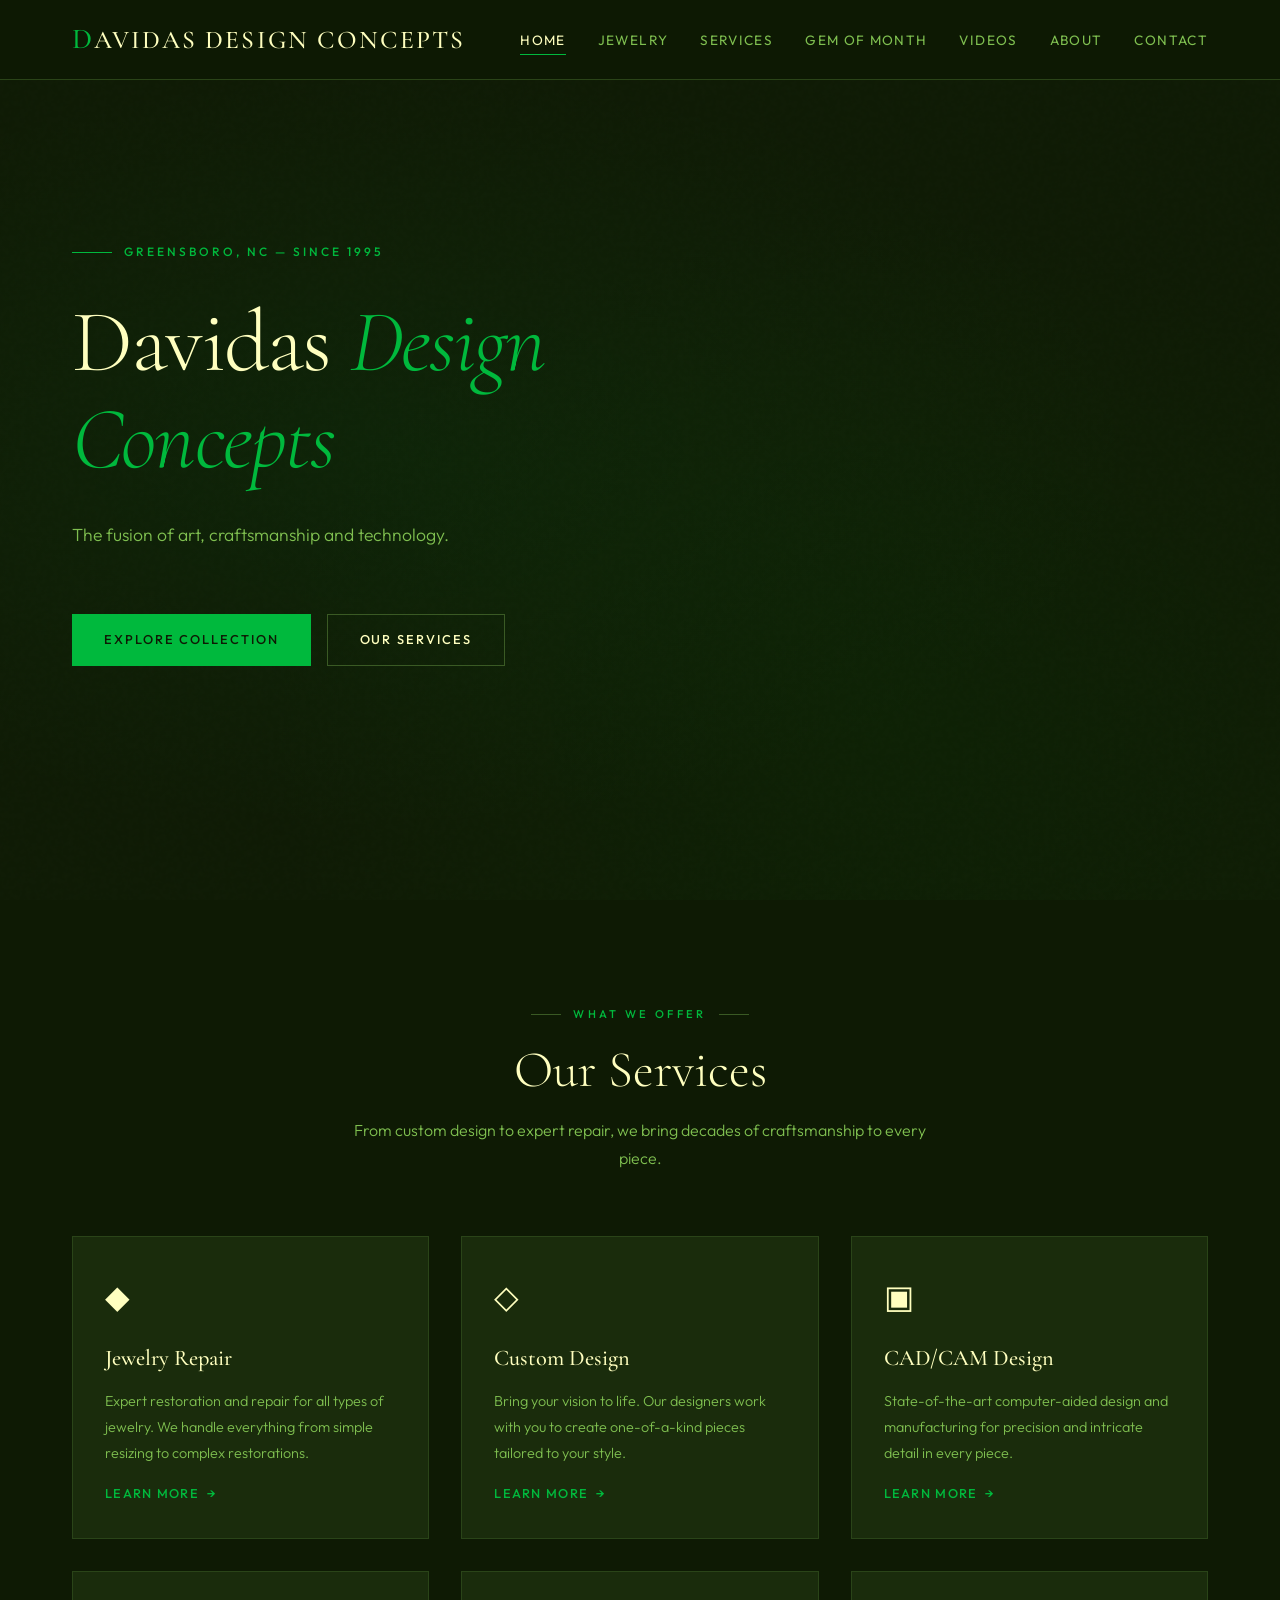
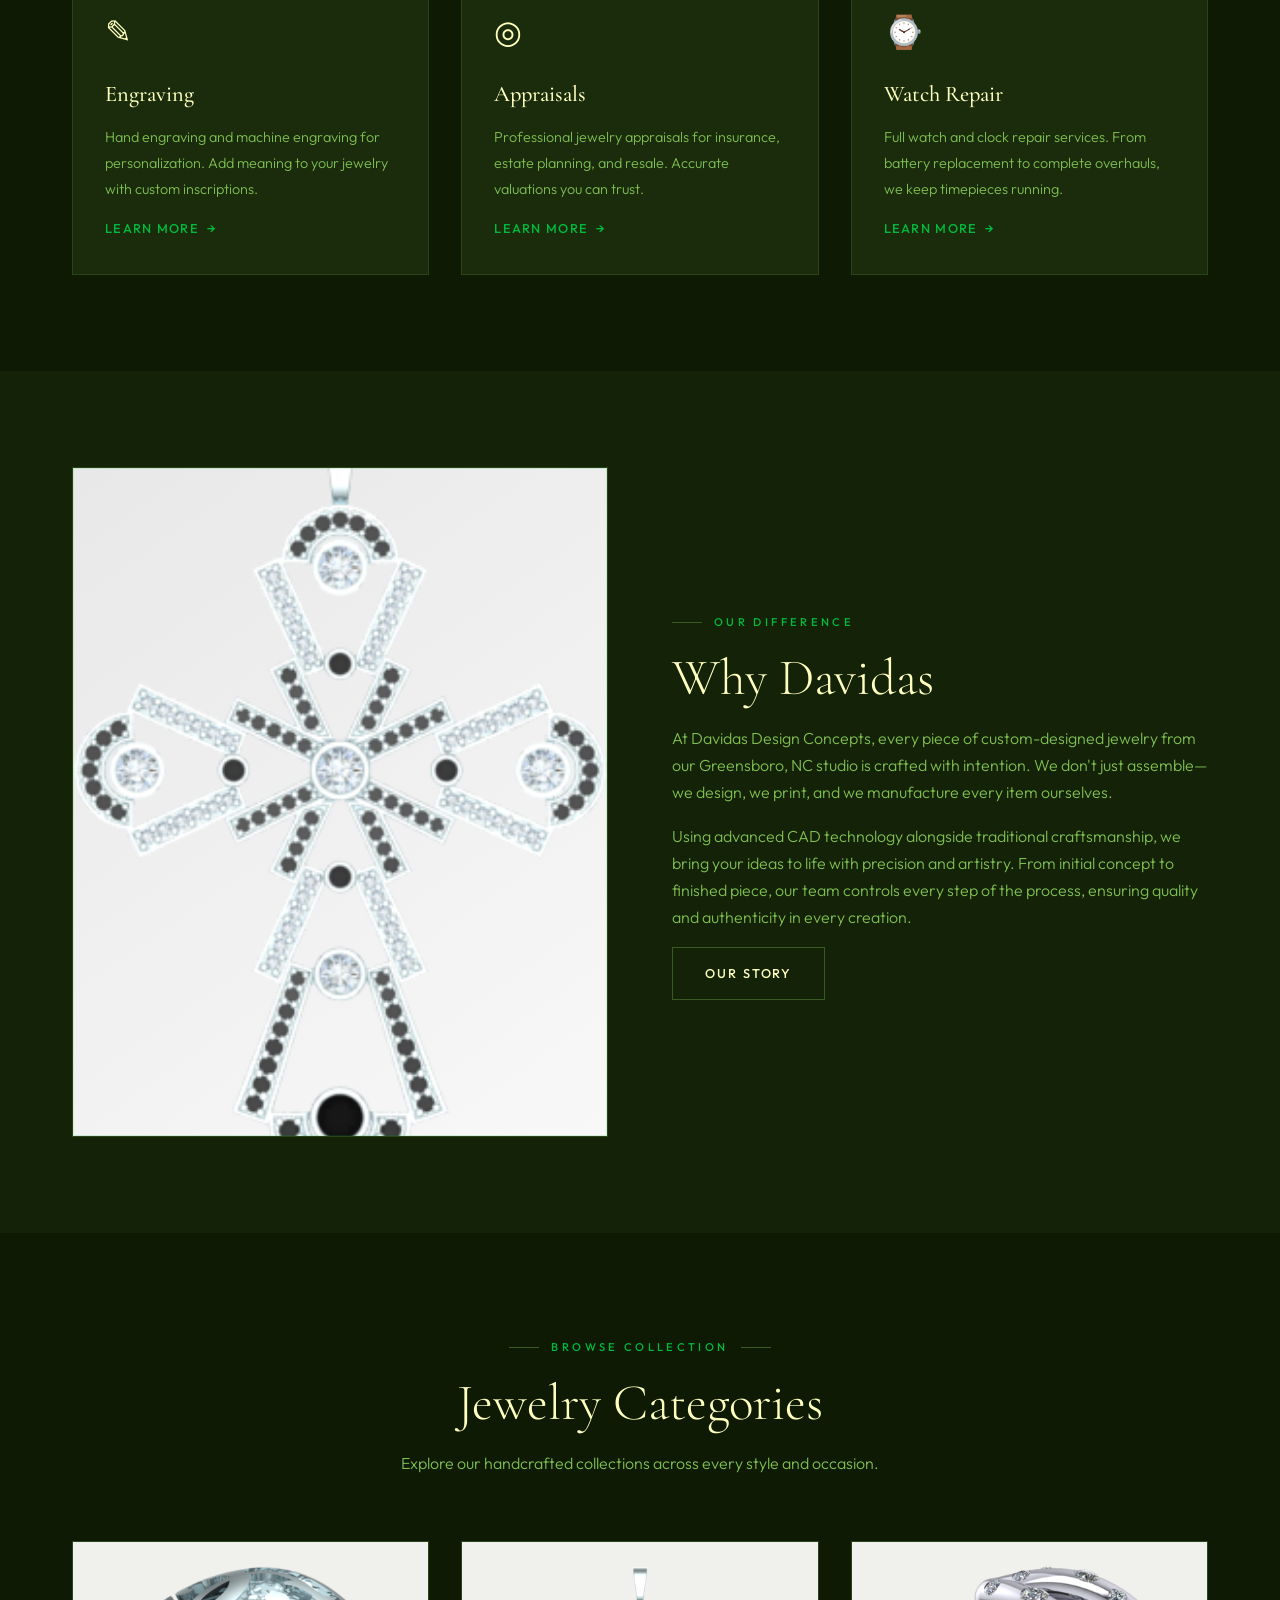
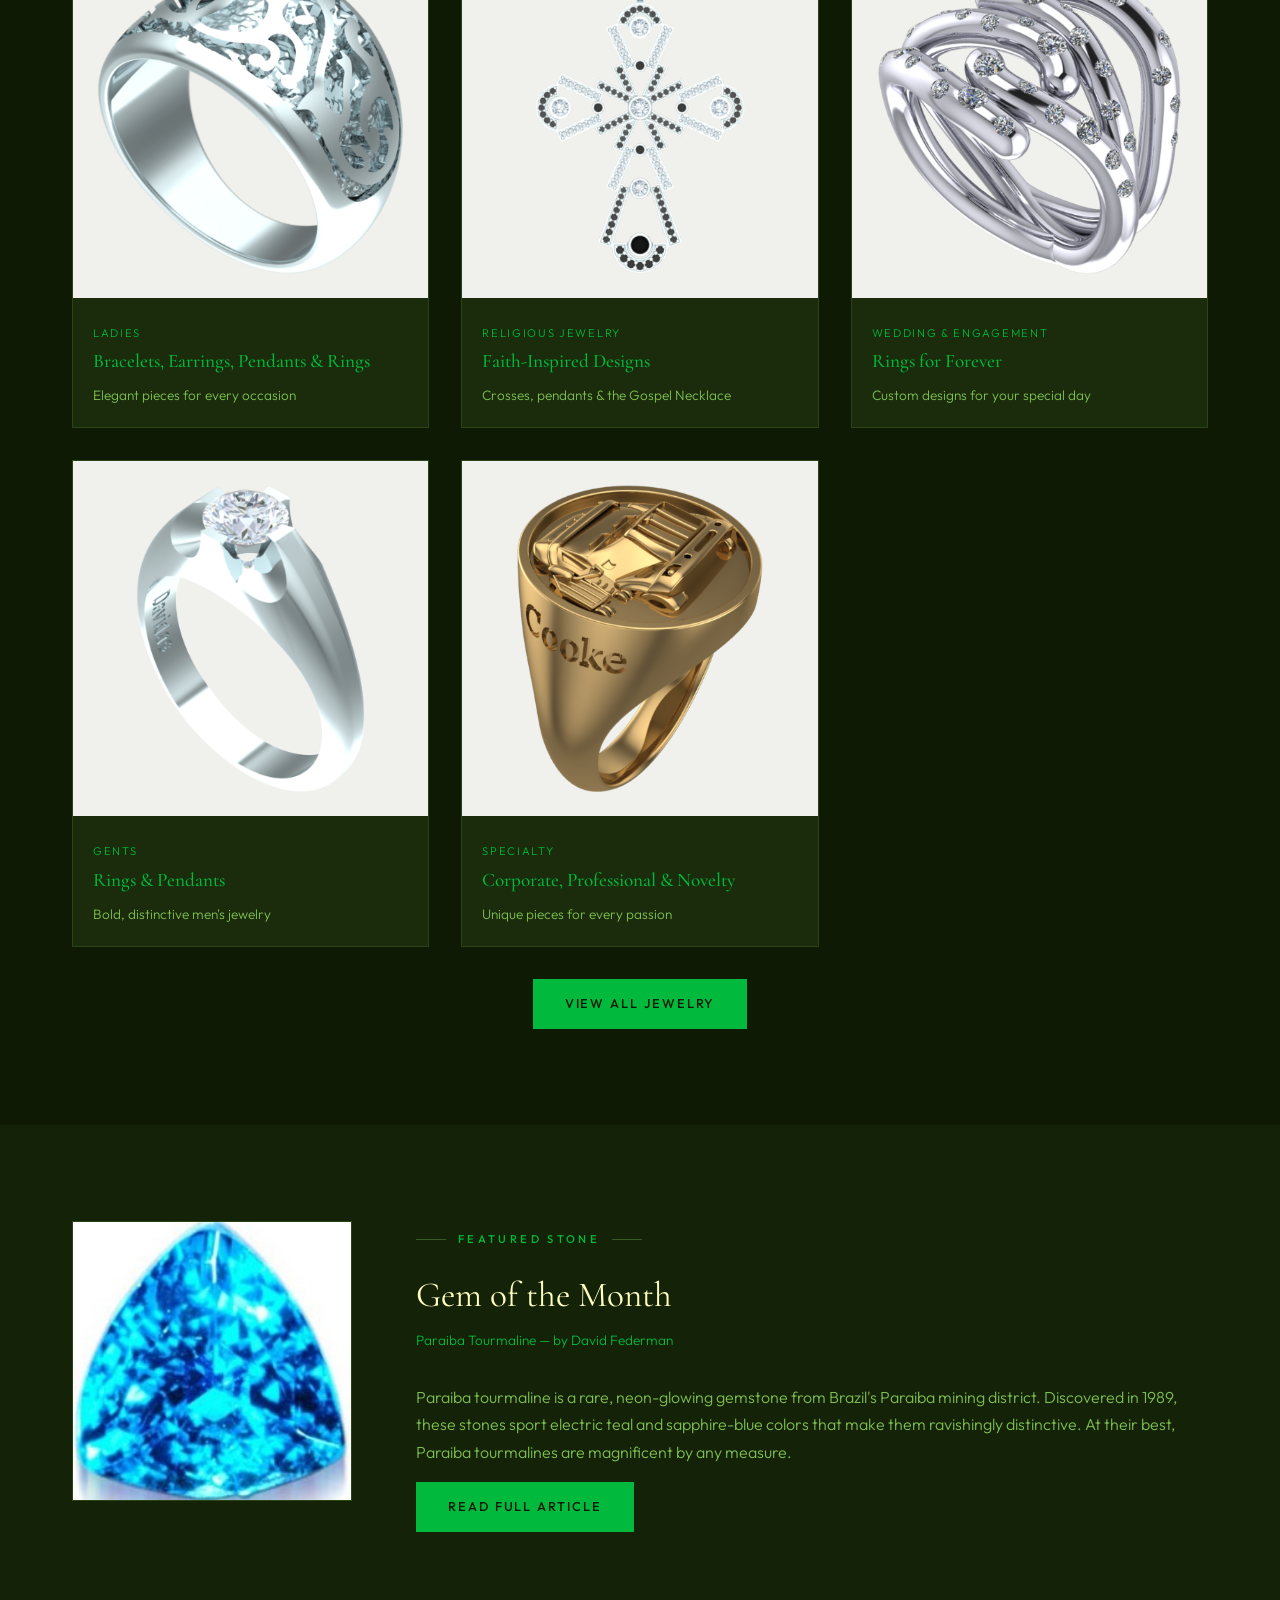
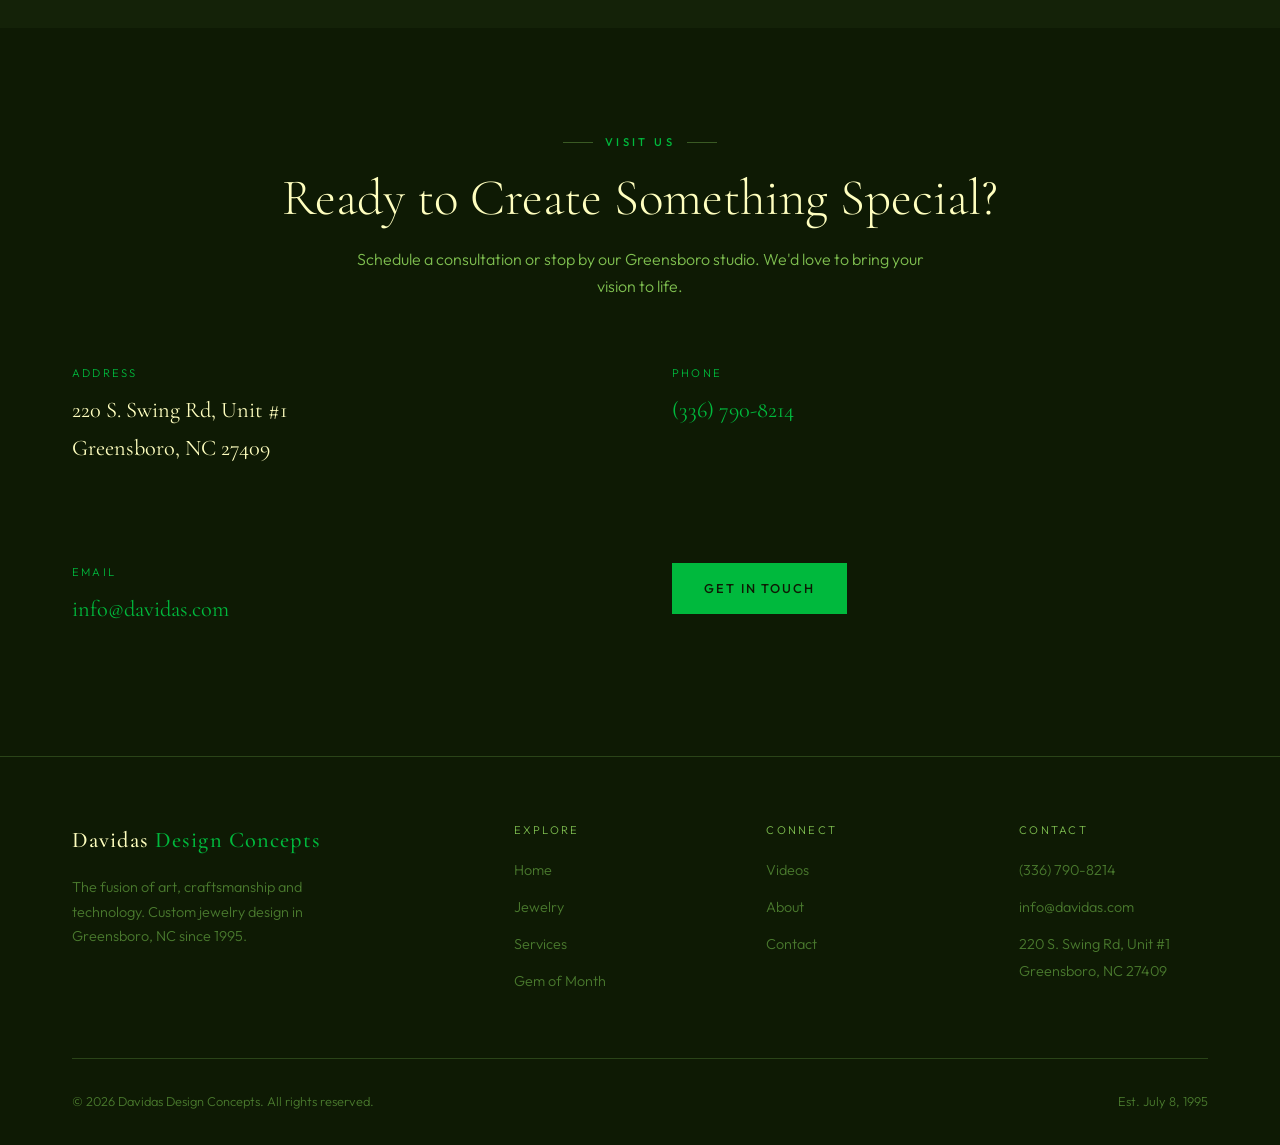
<file: index.html>
<!DOCTYPE html>
<html lang="en">
<head>
  <meta charset="UTF-8">
  <meta name="viewport" content="width=device-width, initial-scale=1.0">
  <meta name="description" content="Davidas Design Concepts — Custom jewelry design in Greensboro, NC. The fusion of art, craftsmanship and technology since 1995.">
  <title>Davidas Design Concepts | Custom Jewelry — Greensboro, NC</title>
  <link rel="stylesheet" href="css/style.css">
</head>
<body>
  <!-- Navigation -->
  <nav class="nav">
    <div class="nav__inner container">
      <a href="index.html" class="nav__logo"><span>D</span>avidas Design Concepts</a>
      <ul class="nav__links">
        <li><a href="index.html">Home</a></li>
        <li><a href="jewelry.html">Jewelry</a></li>
        <li><a href="services.html">Services</a></li>
        <li><a href="gem.html">Gem of Month</a></li>
        <li><a href="videos.html">Videos</a></li>
        <li><a href="about.html">About</a></li>
        <li><a href="contact.html">Contact</a></li>
      </ul>
      <button class="nav__toggle" aria-label="Toggle menu">
        <span></span>
        <span></span>
        <span></span>
      </button>
    </div>
  </nav>

  <!-- Hero -->
  <header class="hero">
    <div class="hero__bg"></div>
    <div class="container">
      <div class="hero__content">
        <span class="hero__tag">Greensboro, NC — Since 1995</span>
        <h1 class="hero__title">Davidas <em>Design Concepts</em></h1>
        <p class="hero__subtitle">The fusion of art, craftsmanship and technology.</p>
        <div class="hero__actions">
          <a href="jewelry.html" class="btn btn--primary">Explore Collection</a>
          <a href="services.html" class="btn btn--outline">Our Services</a>
        </div>
      </div>
    </div>
  </header>

  <!-- Featured Services -->
  <section class="section reveal">
    <div class="container">
      <div class="section__header">
        <span class="section__tag">What We Offer</span>
        <h2 class="section__title">Our Services</h2>
        <p class="section__desc">From custom design to expert repair, we bring decades of craftsmanship to every piece.</p>
      </div>
      <div class="services-grid" data-stagger>
        <article class="service-card">
          <span class="service-card__icon">◆</span>
          <h3 class="service-card__title">Jewelry Repair</h3>
          <p class="service-card__text">Expert restoration and repair for all types of jewelry. We handle everything from simple resizing to complex restorations.</p>
          <a href="services.html" class="service-card__link">Learn more</a>
        </article>
        <article class="service-card">
          <span class="service-card__icon">◇</span>
          <h3 class="service-card__title">Custom Design</h3>
          <p class="service-card__text">Bring your vision to life. Our designers work with you to create one-of-a-kind pieces tailored to your style.</p>
          <a href="services.html" class="service-card__link">Learn more</a>
        </article>
        <article class="service-card">
          <span class="service-card__icon">▣</span>
          <h3 class="service-card__title">CAD/CAM Design</h3>
          <p class="service-card__text">State-of-the-art computer-aided design and manufacturing for precision and intricate detail in every piece.</p>
          <a href="services.html" class="service-card__link">Learn more</a>
        </article>
        <article class="service-card">
          <span class="service-card__icon">✎</span>
          <h3 class="service-card__title">Engraving</h3>
          <p class="service-card__text">Hand engraving and machine engraving for personalization. Add meaning to your jewelry with custom inscriptions.</p>
          <a href="services.html" class="service-card__link">Learn more</a>
        </article>
        <article class="service-card">
          <span class="service-card__icon">◎</span>
          <h3 class="service-card__title">Appraisals</h3>
          <p class="service-card__text">Professional jewelry appraisals for insurance, estate planning, and resale. Accurate valuations you can trust.</p>
          <a href="services.html" class="service-card__link">Learn more</a>
        </article>
        <article class="service-card">
          <span class="service-card__icon">⌚</span>
          <h3 class="service-card__title">Watch Repair</h3>
          <p class="service-card__text">Full watch and clock repair services. From battery replacement to complete overhauls, we keep timepieces running.</p>
          <a href="services.html" class="service-card__link">Learn more</a>
        </article>
      </div>
    </div>
  </section>

  <!-- Why Davidas -->
  <section class="section section--alt reveal">
    <div class="container">
      <div class="about-split">
        <div class="about-split__image">
          <img src="images/Cross%20Pendants/113-334/C.png" alt="Custom designed cross pendant in yellow gold">
        </div>
        <div class="about-split__content">
          <span class="section__tag">Our Difference</span>
          <h2 class="section__title">Why Davidas</h2>
          <p>At Davidas Design Concepts, every piece of custom-designed jewelry from our Greensboro, NC studio is crafted with intention. We don't just assemble—we design, we print, and we manufacture every item ourselves.</p>
          <p>Using advanced CAD technology alongside traditional craftsmanship, we bring your ideas to life with precision and artistry. From initial concept to finished piece, our team controls every step of the process, ensuring quality and authenticity in every creation.</p>
          <a href="about.html" class="btn btn--outline">Our Story</a>
        </div>
      </div>
    </div>
  </section>

  <!-- Featured Jewelry Categories -->
  <section class="section reveal">
    <div class="container">
      <div class="section__header">
        <span class="section__tag">Browse Collection</span>
        <h2 class="section__title">Jewelry Categories</h2>
        <p class="section__desc">Explore our handcrafted collections across every style and occasion.</p>
      </div>
      <div class="jewelry-grid" data-stagger>
        <a href="jewelry.html#ladies" class="jewelry-card">
          <div class="jewelry-card__image">
            <img src="images/Ladies_Rings/405-713/A.png" alt="Ladies jewelry collection">
          </div>
          <div class="jewelry-card__body">
            <span class="jewelry-card__category">Ladies</span>
            <h3 class="jewelry-card__title">Bracelets, Earrings, Pendants & Rings</h3>
            <p class="jewelry-card__desc">Elegant pieces for every occasion</p>
          </div>
        </a>
        <a href="jewelry.html#religious" class="jewelry-card">
          <div class="jewelry-card__image">
            <img src="images/Cross%20Pendants/113-334/C.png" alt="Religious jewelry collection">
          </div>
          <div class="jewelry-card__body">
            <span class="jewelry-card__category">Religious Jewelry</span>
            <h3 class="jewelry-card__title">Faith-Inspired Designs</h3>
            <p class="jewelry-card__desc">Crosses, pendants & the Gospel Necklace</p>
          </div>
        </a>
        <a href="jewelry.html#wedding" class="jewelry-card">
          <div class="jewelry-card__image">
            <img src="images/Ladies_Rings/417-186/A.png" alt="Wedding and engagement rings">
          </div>
          <div class="jewelry-card__body">
            <span class="jewelry-card__category">Wedding & Engagement</span>
            <h3 class="jewelry-card__title">Rings for Forever</h3>
            <p class="jewelry-card__desc">Custom designs for your special day</p>
          </div>
        </a>
        <a href="jewelry.html#gents" class="jewelry-card">
          <div class="jewelry-card__image">
            <img src="images/Gents%20Rings/415-821/E.png" alt="Gents rings and pendants">
          </div>
          <div class="jewelry-card__body">
            <span class="jewelry-card__category">Gents</span>
            <h3 class="jewelry-card__title">Rings & Pendants</h3>
            <p class="jewelry-card__desc">Bold, distinctive men's jewelry</p>
          </div>
        </a>
        <a href="jewelry.html#specialty" class="jewelry-card">
          <div class="jewelry-card__image">
            <img src="images/Professional/647-333/A.png" alt="Specialty and professional jewelry">
          </div>
          <div class="jewelry-card__body">
            <span class="jewelry-card__category">Specialty</span>
            <h3 class="jewelry-card__title">Corporate, Professional & Novelty</h3>
            <p class="jewelry-card__desc">Unique pieces for every passion</p>
          </div>
        </a>
      </div>
      <div style="text-align: center; margin-top: var(--space-md);">
        <a href="jewelry.html" class="btn btn--primary">View All Jewelry</a>
      </div>
    </div>
  </section>

  <!-- Gem of the Month -->
  <section class="section section--alt reveal">
    <div class="container">
      <div class="gem-feature">
        <div class="gem-feature__image">
          <img src="images/Gem_Profile_Pictures/Paraiba%20Tourmaline.jpg" alt="Paraiba Tourmaline gemstone">
        </div>
        <div class="gem-feature__content">
          <span class="section__tag">Featured Stone</span>
          <h2>Gem of the Month</h2>
          <p class="author">Paraiba Tourmaline — by David Federman</p>
          <p>Paraiba tourmaline is a rare, neon-glowing gemstone from Brazil's Paraiba mining district. Discovered in 1989, these stones sport electric teal and sapphire-blue colors that make them ravishingly distinctive. At their best, Paraiba tourmalines are magnificent by any measure.</p>
          <a href="gem.html" class="btn btn--primary">Read Full Article</a>
        </div>
      </div>
    </div>
  </section>

  <!-- Contact CTA -->
  <section class="section reveal">
    <div class="container">
      <div class="section__header">
        <span class="section__tag">Visit Us</span>
        <h2 class="section__title">Ready to Create Something Special?</h2>
        <p class="section__desc">Schedule a consultation or stop by our Greensboro studio. We'd love to bring your vision to life.</p>
      </div>
      <div class="contact-grid" data-stagger>
        <div class="contact-info__item">
          <div class="contact-info__label">Address</div>
          <div class="contact-info__value">220 S. Swing Rd, Unit #1<br>Greensboro, NC 27409</div>
        </div>
        <div class="contact-info__item">
          <div class="contact-info__label">Phone</div>
          <div class="contact-info__value"><a href="tel:+13367908214">(336) 790-8214</a></div>
        </div>
        <div class="contact-info__item">
          <div class="contact-info__label">Email</div>
          <div class="contact-info__value"><a href="mailto:info@davidas.com">info@davidas.com</a></div>
        </div>
        <div class="contact-info__item">
          <a href="contact.html" class="btn btn--primary">Get in Touch</a>
        </div>
      </div>
    </div>
  </section>

  <!-- Footer -->
  <footer class="footer">
    <div class="container">
      <div class="footer__inner">
        <div>
          <div class="footer__brand">Davidas <span>Design Concepts</span></div>
          <p class="footer__tagline">The fusion of art, craftsmanship and technology. Custom jewelry design in Greensboro, NC since 1995.</p>
        </div>
        <div>
          <div class="footer__heading">Explore</div>
          <ul class="footer__links">
            <li><a href="index.html">Home</a></li>
            <li><a href="jewelry.html">Jewelry</a></li>
            <li><a href="services.html">Services</a></li>
            <li><a href="gem.html">Gem of Month</a></li>
          </ul>
        </div>
        <div>
          <div class="footer__heading">Connect</div>
          <ul class="footer__links">
            <li><a href="videos.html">Videos</a></li>
            <li><a href="about.html">About</a></li>
            <li><a href="contact.html">Contact</a></li>
          </ul>
        </div>
        <div>
          <div class="footer__heading">Contact</div>
          <ul class="footer__links">
            <li><a href="tel:+13367908214">(336) 790-8214</a></li>
            <li><a href="mailto:info@davidas.com">info@davidas.com</a></li>
            <li><span style="color: var(--color-text-dim); font-size: 0.9rem;">220 S. Swing Rd, Unit #1<br>Greensboro, NC 27409</span></li>
          </ul>
        </div>
      </div>
      <div class="footer__bottom">
        <span>&copy; 2026 Davidas Design Concepts. All rights reserved.</span>
        <span>Est. July 8, 1995</span>
      </div>
    </div>
  </footer>

  <script src="js/main.js"></script>
</body>
</html>
</file>
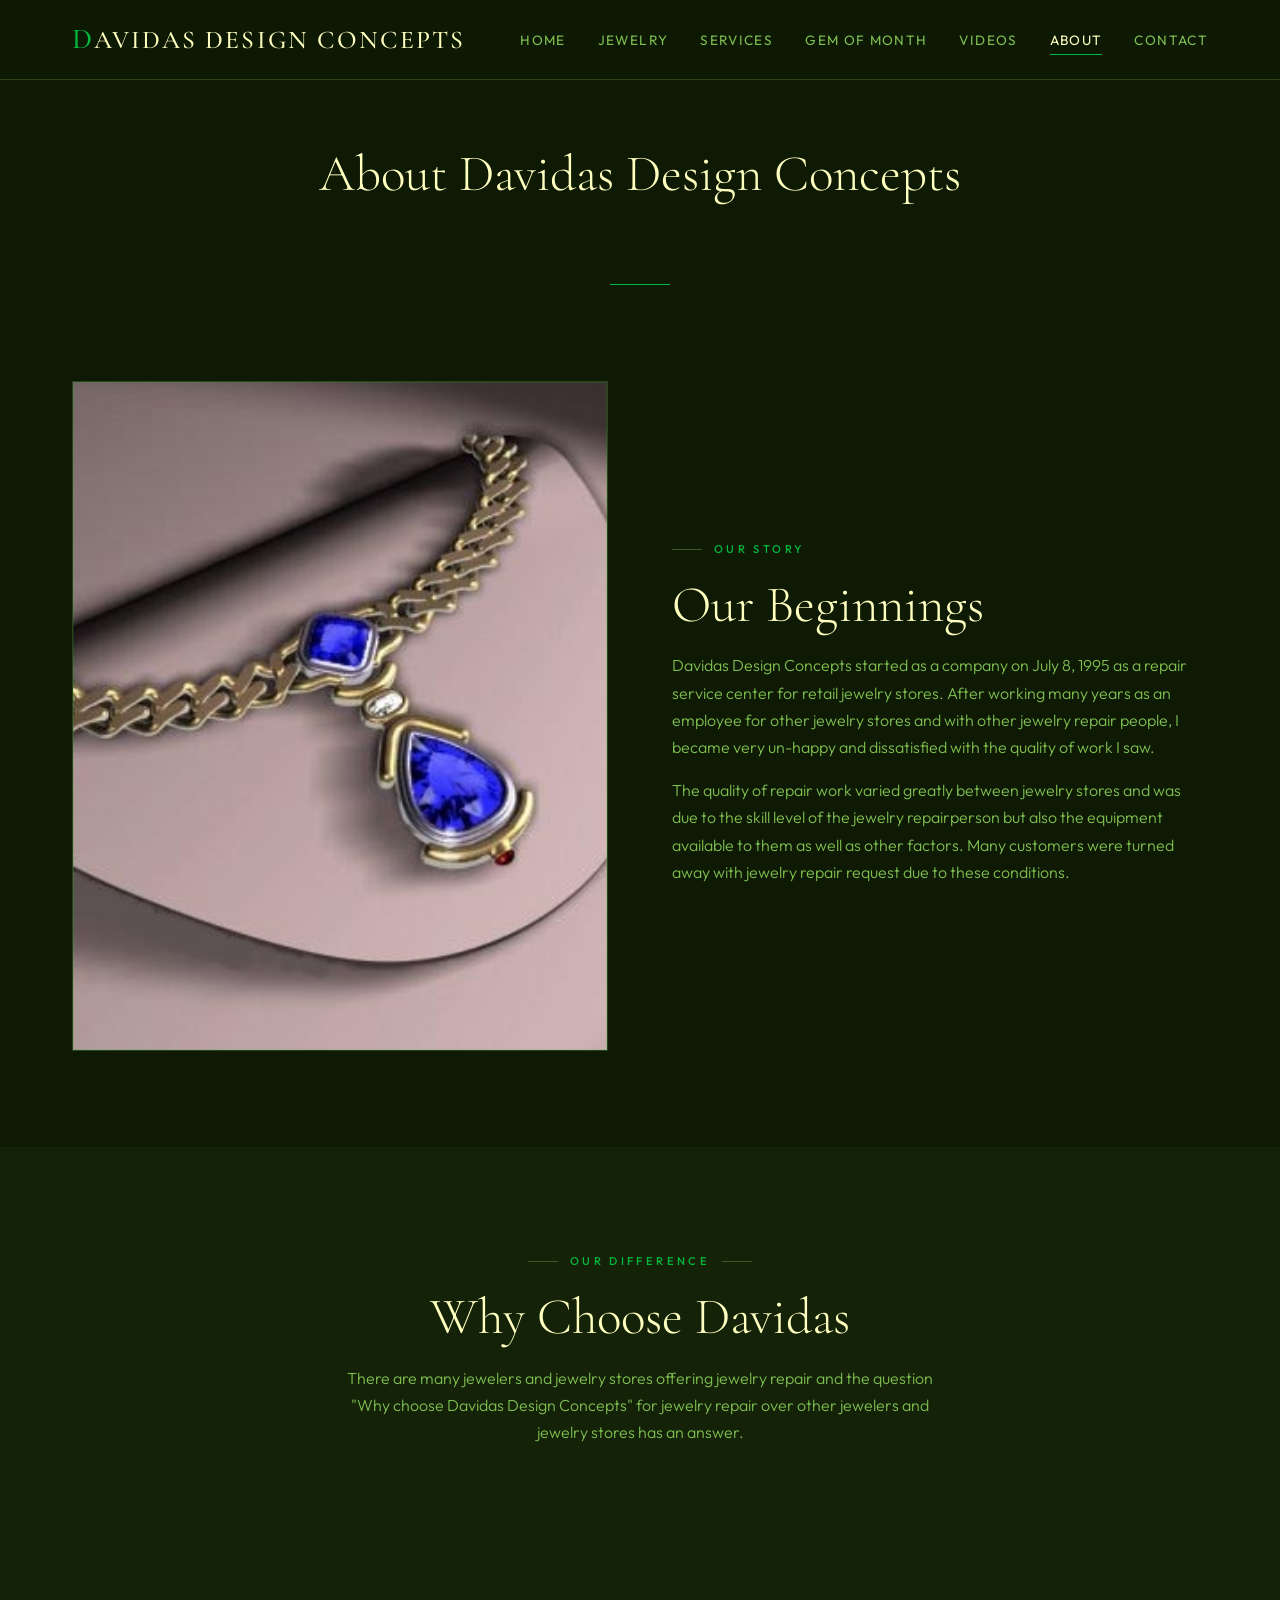
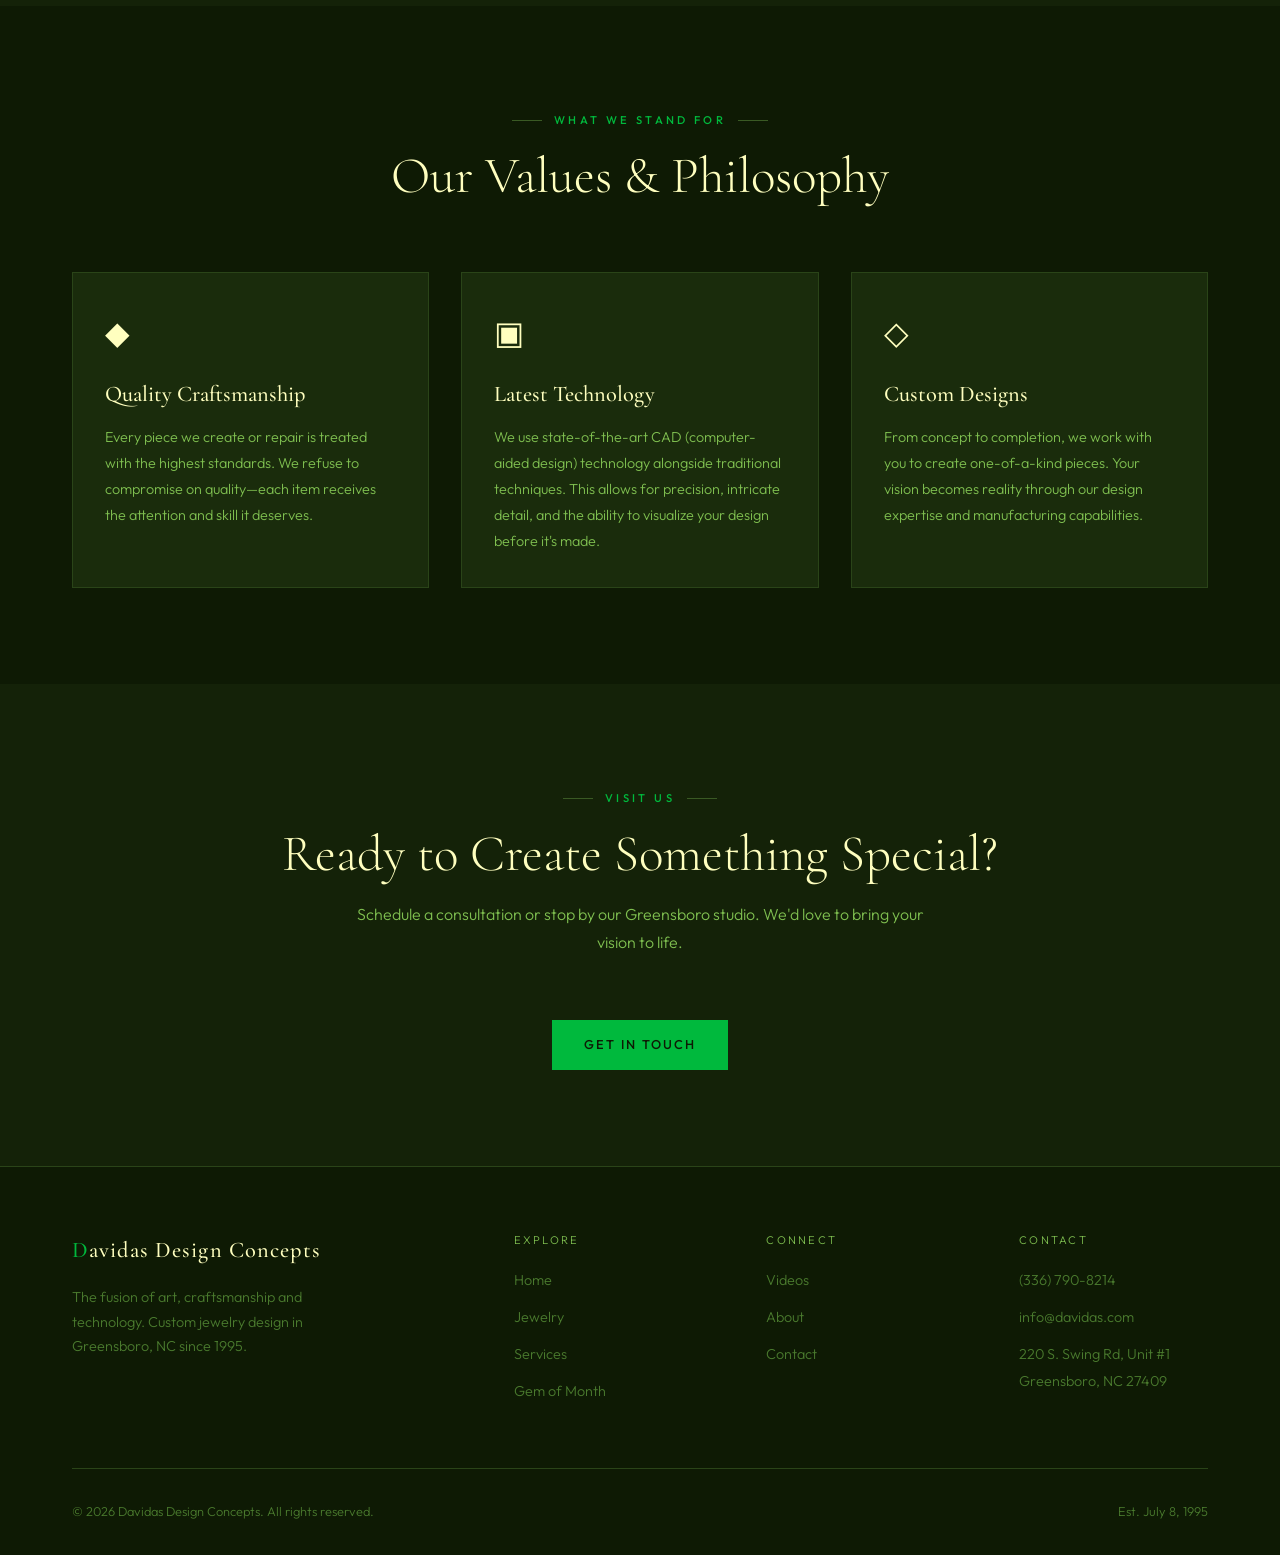
<file: about.html>
<!DOCTYPE html>
<html lang="en">
<head>
  <meta charset="UTF-8">
  <meta name="viewport" content="width=device-width, initial-scale=1.0">
  <meta name="description" content="Our story — Davidas Design Concepts began July 8, 1995 as a jewelry repair service center. Quality craftsmanship, CAD technology, and custom design in Greensboro, NC.">
  <title>About Us | Davidas Design Concepts — Greensboro, NC</title>
  <link rel="stylesheet" href="css/style.css">
</head>
<body>
  <!-- Navigation -->
  <nav class="nav">
    <div class="nav__inner container">
      <a href="index.html" class="nav__logo"><span>D</span>avidas Design Concepts</a>
      <ul class="nav__links">
        <li><a href="index.html">Home</a></li>
        <li><a href="jewelry.html">Jewelry</a></li>
        <li><a href="services.html">Services</a></li>
        <li><a href="gem.html">Gem of Month</a></li>
        <li><a href="videos.html">Videos</a></li>
        <li><a href="about.html" class="active">About</a></li>
        <li><a href="contact.html">Contact</a></li>
      </ul>
      <button class="nav__toggle" aria-label="Toggle menu">
        <span></span>
        <span></span>
        <span></span>
      </button>
    </div>
  </nav>

  <!-- Page Header -->
  <header class="category-header reveal">
    <div class="container">
      <h1 class="section__title">About Davidas Design Concepts</h1>
    </div>
  </header>

  <!-- Our Beginnings -->
  <section class="section reveal">
    <div class="container">
      <div class="about-split">
        <div class="about-split__image">
          <img src="images/Flash%20Page/Neck%20-%201.jpg" alt="Custom necklace with pear shape sapphire pendant">
        </div>
        <div class="about-split__content">
          <span class="section__tag">Our Story</span>
          <h2 class="section__title">Our Beginnings</h2>
          <p>Davidas Design Concepts started as a company on July 8, 1995 as a repair service center for retail jewelry stores. After working many years as an employee for other jewelry stores and with other jewelry repair people, I became very un-happy and dissatisfied with the quality of work I saw.</p>
          <p>The quality of repair work varied greatly between jewelry stores and was due to the skill level of the jewelry repairperson but also the equipment available to them as well as other factors. Many customers were turned away with jewelry repair request due to these conditions.</p>
        </div>
      </div>
    </div>
  </section>

  <!-- Why Choose Davidas -->
  <section class="section section--alt reveal">
    <div class="container">
      <div class="section__header">
        <span class="section__tag">Our Difference</span>
        <h2 class="section__title">Why Choose Davidas</h2>
        <p class="section__desc">There are many jewelers and jewelry stores offering jewelry repair and the question "Why choose Davidas Design Concepts" for jewelry repair over other jewelers and jewelry stores has an answer.</p>
      </div>
    </div>
  </section>

  <!-- Values & Philosophy -->
  <section class="section reveal">
    <div class="container">
      <div class="section__header">
        <span class="section__tag">What We Stand For</span>
        <h2 class="section__title">Our Values & Philosophy</h2>
      </div>
      <div class="services-grid" data-stagger>
        <article class="service-card">
          <span class="service-card__icon">◆</span>
          <h3 class="service-card__title">Quality Craftsmanship</h3>
          <p class="service-card__text">Every piece we create or repair is treated with the highest standards. We refuse to compromise on quality—each item receives the attention and skill it deserves.</p>
        </article>
        <article class="service-card">
          <span class="service-card__icon">▣</span>
          <h3 class="service-card__title">Latest Technology</h3>
          <p class="service-card__text">We use state-of-the-art CAD (computer-aided design) technology alongside traditional techniques. This allows for precision, intricate detail, and the ability to visualize your design before it's made.</p>
        </article>
        <article class="service-card">
          <span class="service-card__icon">◇</span>
          <h3 class="service-card__title">Custom Designs</h3>
          <p class="service-card__text">From concept to completion, we work with you to create one-of-a-kind pieces. Your vision becomes reality through our design expertise and manufacturing capabilities.</p>
        </article>
      </div>
    </div>
  </section>

  <!-- CTA -->
  <section class="section section--alt reveal">
    <div class="container">
      <div class="section__header">
        <span class="section__tag">Visit Us</span>
        <h2 class="section__title">Ready to Create Something Special?</h2>
        <p class="section__desc">Schedule a consultation or stop by our Greensboro studio. We'd love to bring your vision to life.</p>
      </div>
      <div style="text-align: center;">
        <a href="contact.html" class="btn btn--primary">Get in Touch</a>
      </div>
    </div>
  </section>

  <!-- Footer -->
  <footer class="footer">
    <div class="container">
      <div class="footer__inner">
        <div>
          <div class="footer__brand"><span>D</span>avidas Design Concepts</div>
          <p class="footer__tagline">The fusion of art, craftsmanship and technology. Custom jewelry design in Greensboro, NC since 1995.</p>
        </div>
        <div>
          <div class="footer__heading">Explore</div>
          <ul class="footer__links">
            <li><a href="index.html">Home</a></li>
            <li><a href="jewelry.html">Jewelry</a></li>
            <li><a href="services.html">Services</a></li>
            <li><a href="gem.html">Gem of Month</a></li>
          </ul>
        </div>
        <div>
          <div class="footer__heading">Connect</div>
          <ul class="footer__links">
            <li><a href="videos.html">Videos</a></li>
            <li><a href="about.html">About</a></li>
            <li><a href="contact.html">Contact</a></li>
          </ul>
        </div>
        <div>
          <div class="footer__heading">Contact</div>
          <ul class="footer__links">
            <li><a href="tel:+13367908214">(336) 790-8214</a></li>
            <li><a href="mailto:info@davidas.com">info@davidas.com</a></li>
            <li><span style="color: var(--color-text-dim); font-size: 0.9rem;">220 S. Swing Rd, Unit #1<br>Greensboro, NC 27409</span></li>
          </ul>
        </div>
      </div>
      <div class="footer__bottom">
        <span>&copy; 2026 Davidas Design Concepts. All rights reserved.</span>
        <span>Est. July 8, 1995</span>
      </div>
    </div>
  </footer>

  <script src="js/main.js"></script>
</body>
</html>
</file>
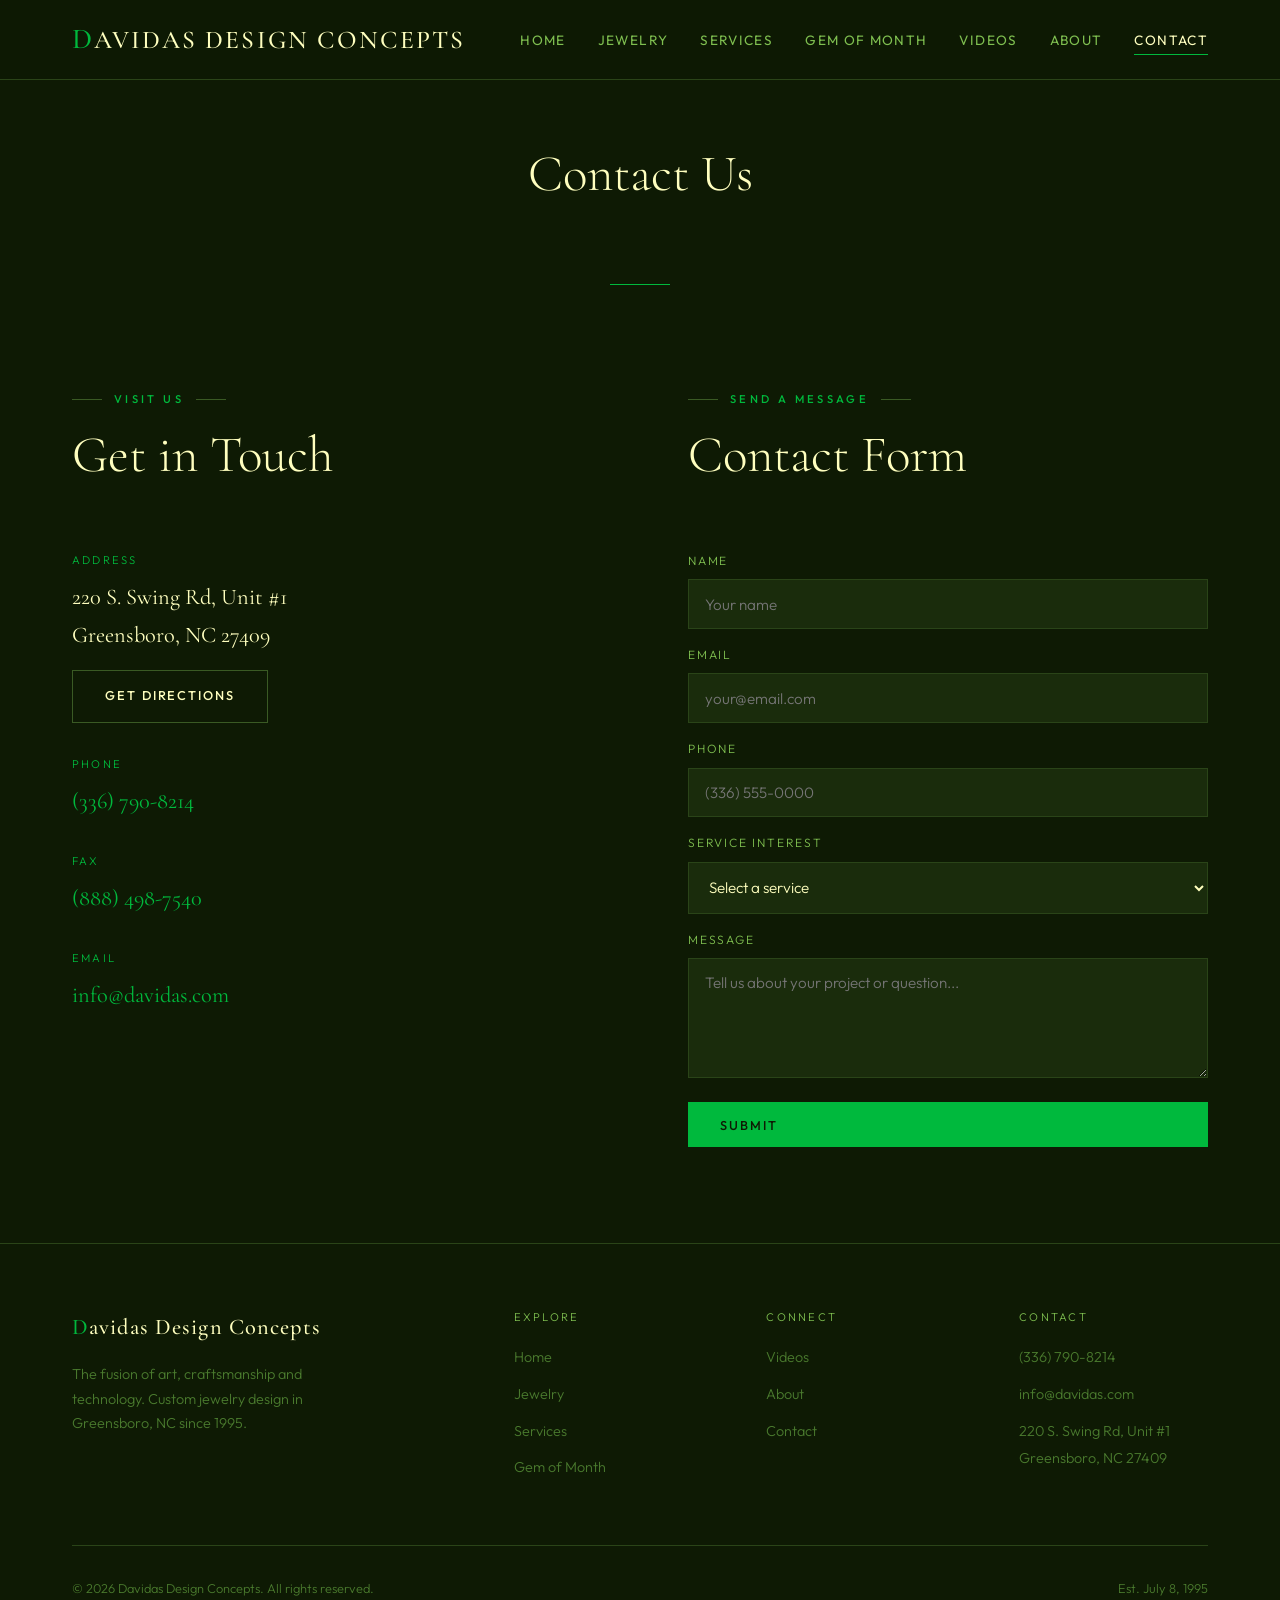
<file: contact.html>
<!DOCTYPE html>
<html lang="en">
<head>
  <meta charset="UTF-8">
  <meta name="viewport" content="width=device-width, initial-scale=1.0">
  <meta name="description" content="Contact Davidas Design Concepts — 220 S. Swing Rd, Unit #1, Greensboro, NC 27409. Call (336) 790-8214 or send a message.">
  <title>Contact Us | Davidas Design Concepts — Greensboro, NC</title>
  <link rel="stylesheet" href="css/style.css">
</head>
<body>
  <!-- Navigation -->
  <nav class="nav">
    <div class="nav__inner container">
      <a href="index.html" class="nav__logo"><span>D</span>avidas Design Concepts</a>
      <ul class="nav__links">
        <li><a href="index.html">Home</a></li>
        <li><a href="jewelry.html">Jewelry</a></li>
        <li><a href="services.html">Services</a></li>
        <li><a href="gem.html">Gem of Month</a></li>
        <li><a href="videos.html">Videos</a></li>
        <li><a href="about.html">About</a></li>
        <li><a href="contact.html" class="active">Contact</a></li>
      </ul>
      <button class="nav__toggle" aria-label="Toggle menu">
        <span></span>
        <span></span>
        <span></span>
      </button>
    </div>
  </nav>

  <!-- Page Header -->
  <header class="category-header reveal">
    <div class="container">
      <h1 class="section__title">Contact Us</h1>
    </div>
  </header>

  <!-- Contact Info & Form -->
  <section class="section reveal">
    <div class="container">
      <div class="contact-grid contact-page__layout">
        <div>
          <div class="section__header" style="text-align: left; margin-bottom: var(--space-lg);">
            <span class="section__tag">Visit Us</span>
            <h2 class="section__title">Get in Touch</h2>
          </div>
          <div class="contact-info__item">
            <div class="contact-info__label">Address</div>
            <div class="contact-info__value">220 S. Swing Rd, Unit #1<br>Greensboro, NC 27409</div>
            <a href="https://www.google.com/maps/dir/?api=1&destination=220+S+Swing+Rd,+Unit+1,+Greensboro,+NC+27409" target="_blank" rel="noopener noreferrer" class="btn btn--outline" style="margin-top: var(--space-sm);">Get Directions</a>
          </div>
          <div class="contact-info__item">
            <div class="contact-info__label">Phone</div>
            <div class="contact-info__value"><a href="tel:+13367908214">(336) 790-8214</a></div>
          </div>
          <div class="contact-info__item">
            <div class="contact-info__label">Fax</div>
            <div class="contact-info__value"><a href="tel:+18884987540">(888) 498-7540</a></div>
          </div>
          <div class="contact-info__item">
            <div class="contact-info__label">Email</div>
            <div class="contact-info__value"><a href="mailto:info@davidas.com">info@davidas.com</a></div>
          </div>
        </div>
        <div>
          <div class="section__header" style="text-align: left; margin-bottom: var(--space-lg);">
            <span class="section__tag">Send a Message</span>
            <h2 class="section__title">Contact Form</h2>
          </div>
          <form class="contact-form" action="#" method="post">
            <div class="form-group">
              <label for="name">Name</label>
              <input type="text" id="name" name="name" required placeholder="Your name">
            </div>
            <div class="form-group">
              <label for="email">Email</label>
              <input type="email" id="email" name="email" required placeholder="your@email.com">
            </div>
            <div class="form-group">
              <label for="phone">Phone</label>
              <input type="tel" id="phone" name="phone" placeholder="(336) 555-0000">
            </div>
            <div class="form-group">
              <label for="service">Service Interest</label>
              <select id="service" name="service">
                <option value="">Select a service</option>
                <option value="jewelry-repair">Jewelry Repair</option>
                <option value="jewelry-appraisals">Jewelry Appraisals</option>
                <option value="engraving">Engraving</option>
                <option value="hand-engraving">Hand Engraving</option>
                <option value="pearl-bead-stringing">Pearl & Bead Stringing</option>
                <option value="custom-jewelry-designs">Custom Jewelry Designs</option>
                <option value="cad-cam-design">CAD/CAM Design</option>
                <option value="jewelry-consultations">Jewelry Consultations</option>
                <option value="watch-clock-repair">Watch & Clock Repair</option>
              </select>
            </div>
            <div class="form-group">
              <label for="message">Message</label>
              <textarea id="message" name="message" required placeholder="Tell us about your project or question..."></textarea>
            </div>
            <button type="submit" class="btn btn--primary">Submit</button>
          </form>
        </div>
      </div>
    </div>
  </section>

  <!-- Footer -->
  <footer class="footer">
    <div class="container">
      <div class="footer__inner">
        <div>
          <div class="footer__brand"><span>D</span>avidas Design Concepts</div>
          <p class="footer__tagline">The fusion of art, craftsmanship and technology. Custom jewelry design in Greensboro, NC since 1995.</p>
        </div>
        <div>
          <div class="footer__heading">Explore</div>
          <ul class="footer__links">
            <li><a href="index.html">Home</a></li>
            <li><a href="jewelry.html">Jewelry</a></li>
            <li><a href="services.html">Services</a></li>
            <li><a href="gem.html">Gem of Month</a></li>
          </ul>
        </div>
        <div>
          <div class="footer__heading">Connect</div>
          <ul class="footer__links">
            <li><a href="videos.html">Videos</a></li>
            <li><a href="about.html">About</a></li>
            <li><a href="contact.html">Contact</a></li>
          </ul>
        </div>
        <div>
          <div class="footer__heading">Contact</div>
          <ul class="footer__links">
            <li><a href="tel:+13367908214">(336) 790-8214</a></li>
            <li><a href="mailto:info@davidas.com">info@davidas.com</a></li>
            <li><span style="color: var(--color-text-dim); font-size: 0.9rem;">220 S. Swing Rd, Unit #1<br>Greensboro, NC 27409</span></li>
          </ul>
        </div>
      </div>
      <div class="footer__bottom">
        <span>&copy; 2026 Davidas Design Concepts. All rights reserved.</span>
        <span>Est. July 8, 1995</span>
      </div>
    </div>
  </footer>

  <script src="js/main.js"></script>
</body>
</html>
</file>
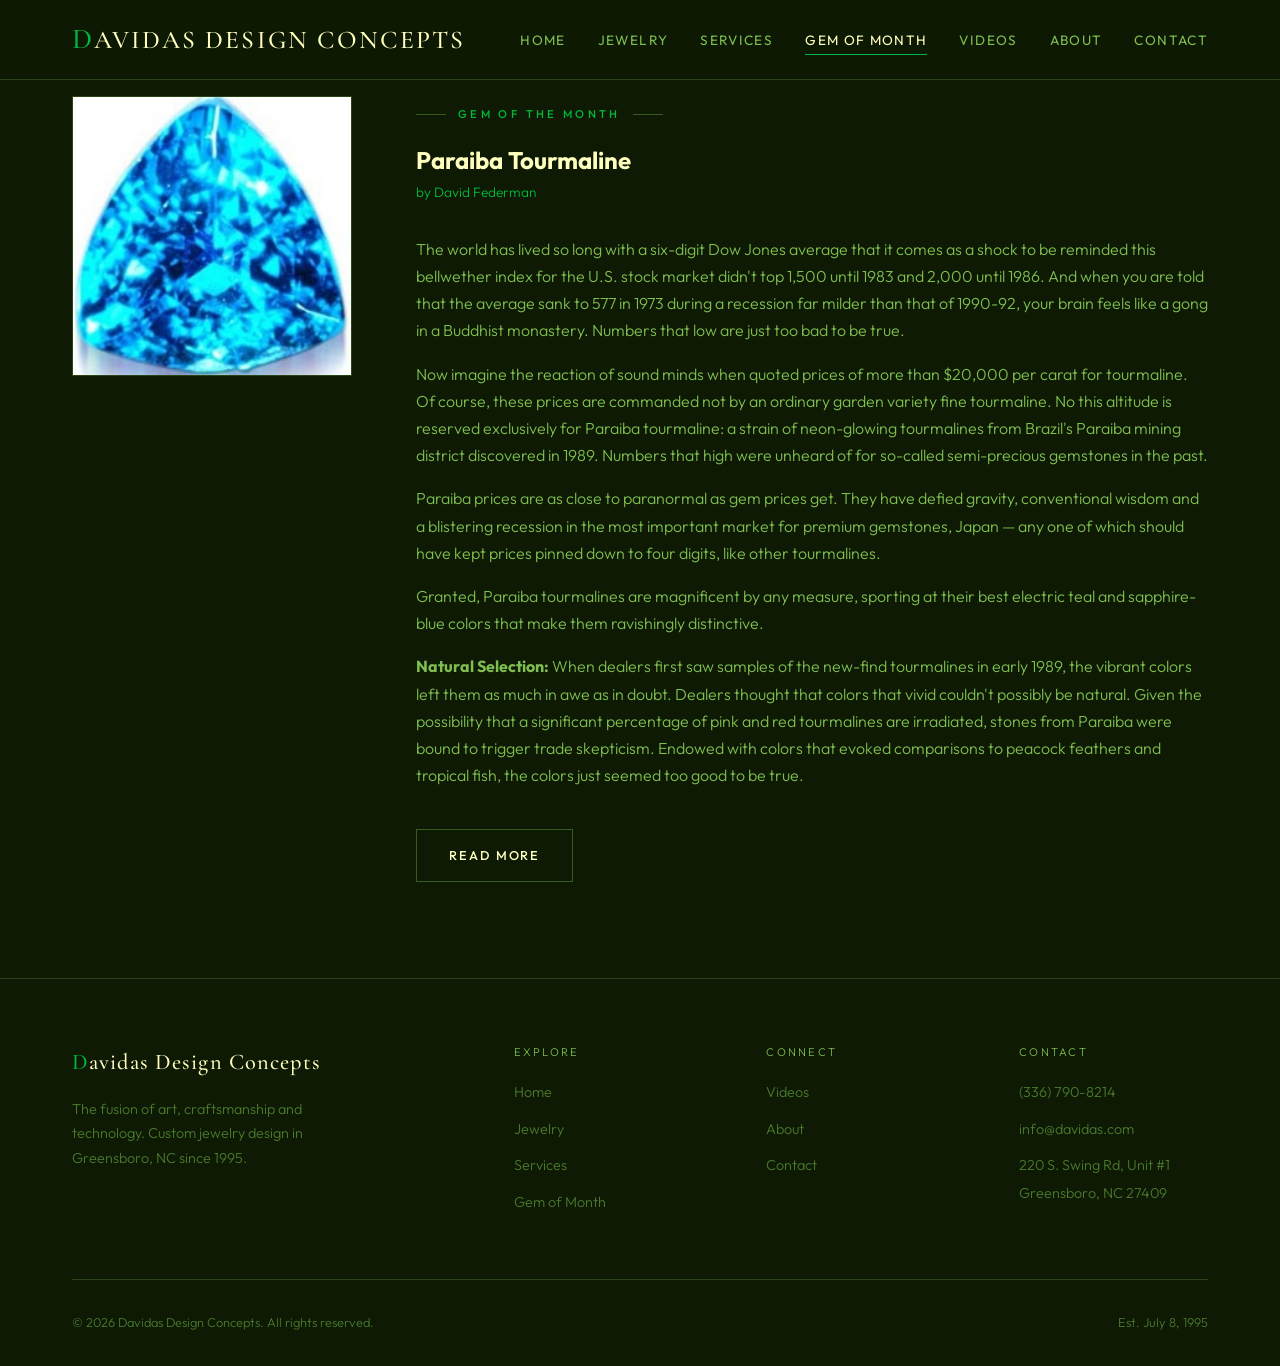
<file: gem.html>
<!DOCTYPE html>
<html lang="en">
<head>
  <meta charset="UTF-8">
  <meta name="viewport" content="width=device-width, initial-scale=1.0">
  <meta name="description" content="Gem of the Month — Paraiba Tourmaline by David Federman. Discover the rare neon-glowing tourmalines from Brazil's Paraiba mining district.">
  <title>Gem of the Month — Paraiba Tourmaline | Davidas Design Concepts</title>
  <link rel="stylesheet" href="css/style.css">
</head>
<body>
  <!-- Navigation -->
  <nav class="nav">
    <div class="nav__inner container">
      <a href="index.html" class="nav__logo"><span>D</span>avidas Design Concepts</a>
      <ul class="nav__links">
        <li><a href="index.html">Home</a></li>
        <li><a href="jewelry.html">Jewelry</a></li>
        <li><a href="services.html">Services</a></li>
        <li><a href="gem.html" class="active">Gem of Month</a></li>
        <li><a href="videos.html">Videos</a></li>
        <li><a href="about.html">About</a></li>
        <li><a href="contact.html">Contact</a></li>
      </ul>
      <button class="nav__toggle" aria-label="Toggle menu">
        <span></span>
        <span></span>
        <span></span>
      </button>
    </div>
  </nav>

  <!-- Gem Feature Section -->
  <section class="section reveal">
    <div class="container">
      <div class="gem-feature">
        <div class="gem-feature__image">
          <img src="images/Gem_Profile_Pictures/Paraiba%20Tourmaline.jpg" alt="Paraiba Tourmaline gemstone">
        </div>
        <div class="gem-feature__content">
          <span class="section__tag">Gem of the Month</span>
          <h1>Paraiba Tourmaline</h1>
          <p class="author">by David Federman</p>
          <p>The world has lived so long with a six-digit Dow Jones average that it comes as a shock to be reminded this bellwether index for the U.S. stock market didn't top 1,500 until 1983 and 2,000 until 1986. And when you are told that the average sank to 577 in 1973 during a recession far milder than that of 1990-92, your brain feels like a gong in a Buddhist monastery. Numbers that low are just too bad to be true.</p>
          <p>Now imagine the reaction of sound minds when quoted prices of more than $20,000 per carat for tourmaline. Of course, these prices are commanded not by an ordinary garden variety fine tourmaline. No this altitude is reserved exclusively for Paraiba tourmaline: a strain of neon-glowing tourmalines from Brazil's Paraiba mining district discovered in 1989. Numbers that high were unheard of for so-called semi-precious gemstones in the past.</p>
          <p>Paraiba prices are as close to paranormal as gem prices get. They have defied gravity, conventional wisdom and a blistering recession in the most important market for premium gemstones, Japan — any one of which should have kept prices pinned down to four digits, like other tourmalines.</p>
          <p>Granted, Paraiba tourmalines are magnificent by any measure, sporting at their best electric teal and sapphire-blue colors that make them ravishingly distinctive.</p>
          <p><strong>Natural Selection:</strong> When dealers first saw samples of the new-find tourmalines in early 1989, the vibrant colors left them as much in awe as in doubt. Dealers thought that colors that vivid couldn't possibly be natural. Given the possibility that a significant percentage of pink and red tourmalines are irradiated, stones from Paraiba were bound to trigger trade skepticism. Endowed with colors that evoked comparisons to peacock feathers and tropical fish, the colors just seemed too good to be true.</p>

          <div id="gem-read-more">
            <p>Finally, gemologists who studied the material concluded its colors were, for the most part, natural — the product of the trace element copper. We say "for the most part" because Brazilian dealers admit heating some sapphire-blue, as well as gray and dark-green stones, to render them spectacular turquoise and tsavorite hues.</p>
            <p>Once Paraiba tourmaline was given a clean bill of health, holdouts began buying it. At first, its mile-high prices reflected newness and overnight celebrity status. In time, they reflected profound regard for this material. And not just fine large gems, but small stones were highly sought. Designers discovered that adding just one or two tiny Paraiba tourmalines to accent a piece gave it enough extra appeal to more than justify paying the very high prices asked for it.</p>
            <h3 style="font-family: var(--font-display); font-size: 1.6rem; margin: 1.5rem 0 0.75rem;">Paraiba's Palette</h3>
            <p>When dealers first saw samples of the new-find tourmalines in early 1989, the vibrant colors left them as much in awe as in doubt. Dealers thought that colors that vivid couldn't possibly be natural.</p>
            <p>Given the possibility that a significant percentage of pink and red tourmalines are irradiated, stones from Paraiba were bound to trigger trade skepticism. Endowed with colors that evoked comparisons to peacock feathers and tropical fish, the colors just seemed too good to be true.</p>
          </div>

          <a href="#" class="btn btn--outline" id="gem-toggle" style="margin-top: 1.5rem;">Read More</a>
        </div>
      </div>
    </div>
  </section>

  <!-- Footer -->
  <footer class="footer">
    <div class="container">
      <div class="footer__inner">
        <div>
          <div class="footer__brand"><span>D</span>avidas Design Concepts</div>
          <p class="footer__tagline">The fusion of art, craftsmanship and technology. Custom jewelry design in Greensboro, NC since 1995.</p>
        </div>
        <div>
          <div class="footer__heading">Explore</div>
          <ul class="footer__links">
            <li><a href="index.html">Home</a></li>
            <li><a href="jewelry.html">Jewelry</a></li>
            <li><a href="services.html">Services</a></li>
            <li><a href="gem.html">Gem of Month</a></li>
          </ul>
        </div>
        <div>
          <div class="footer__heading">Connect</div>
          <ul class="footer__links">
            <li><a href="videos.html">Videos</a></li>
            <li><a href="about.html">About</a></li>
            <li><a href="contact.html">Contact</a></li>
          </ul>
        </div>
        <div>
          <div class="footer__heading">Contact</div>
          <ul class="footer__links">
            <li><a href="tel:+13367908214">(336) 790-8214</a></li>
            <li><a href="mailto:info@davidas.com">info@davidas.com</a></li>
            <li><span style="color: var(--color-text-dim); font-size: 0.9rem;">220 S. Swing Rd, Unit #1<br>Greensboro, NC 27409</span></li>
          </ul>
        </div>
      </div>
      <div class="footer__bottom">
        <span>&copy; 2026 Davidas Design Concepts. All rights reserved.</span>
        <span>Est. July 8, 1995</span>
      </div>
    </div>
  </footer>

  <script src="js/main.js"></script>
</body>
</html>
</file>
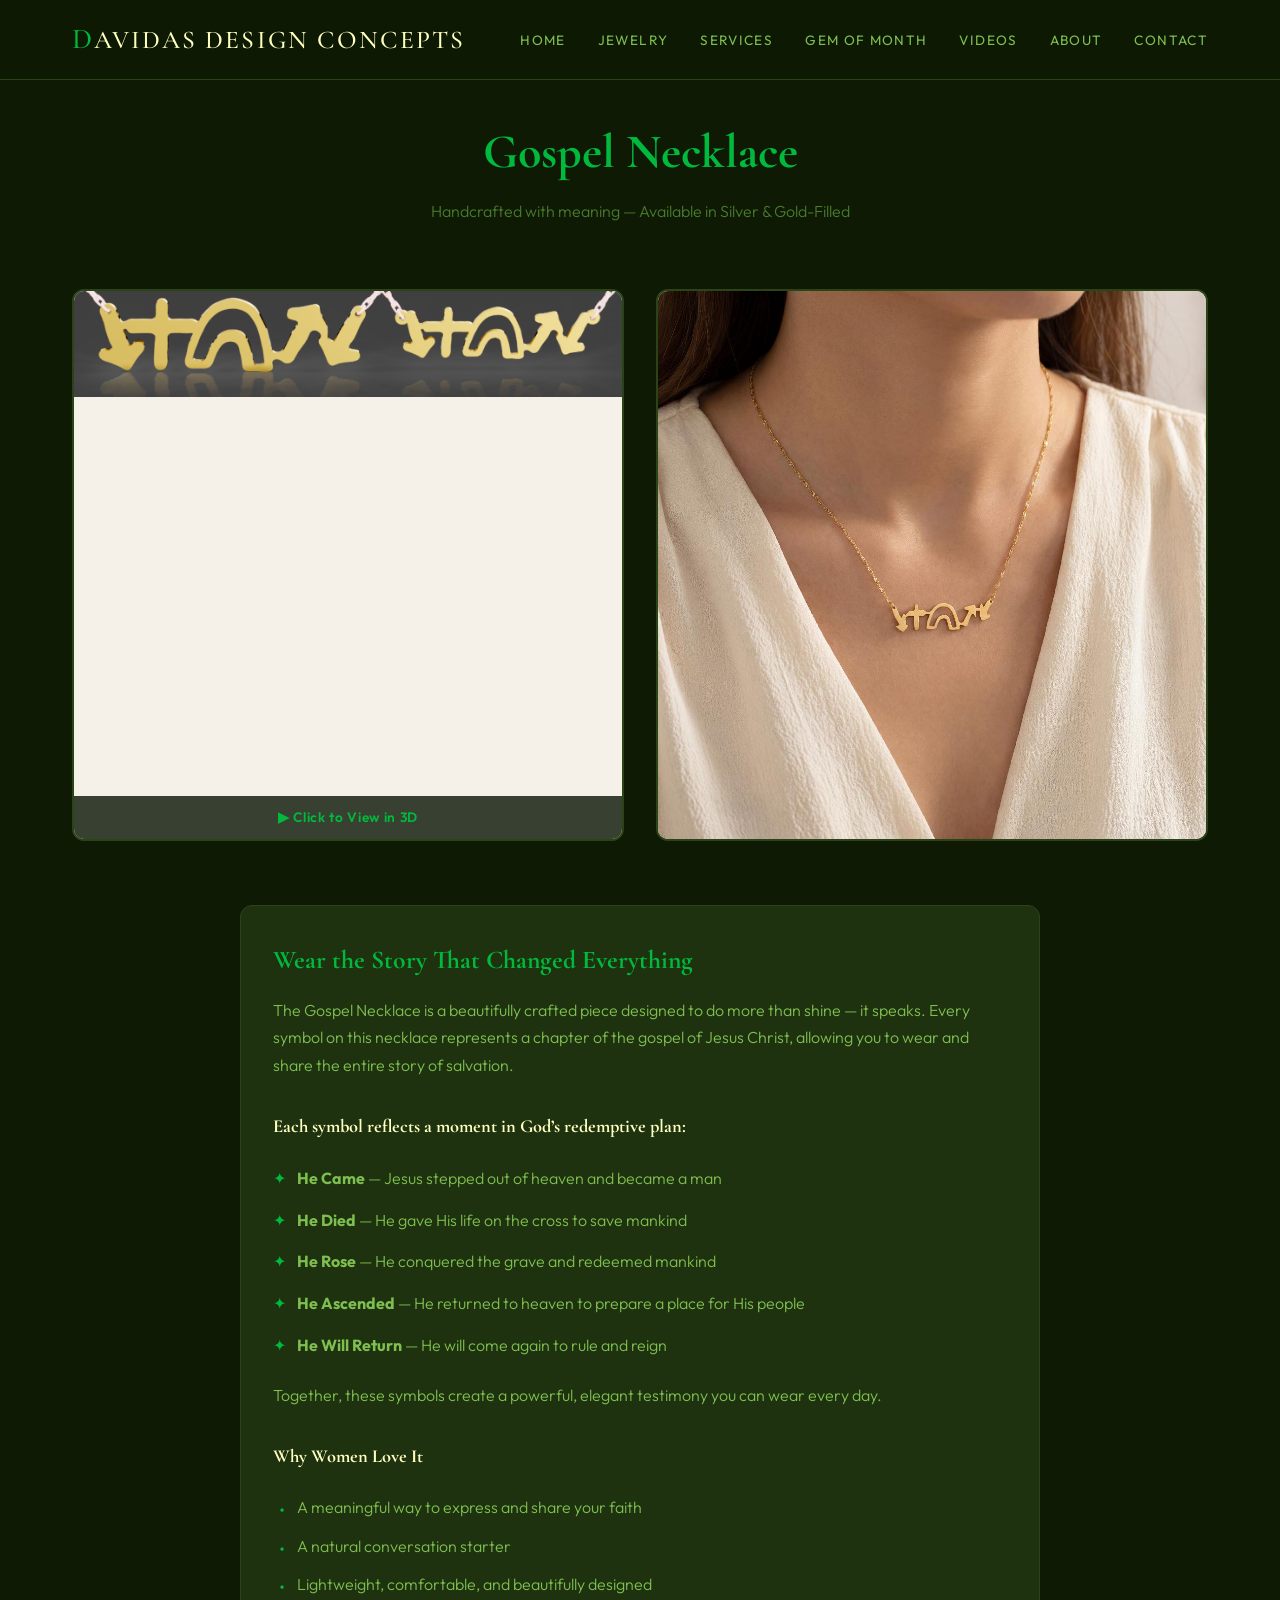
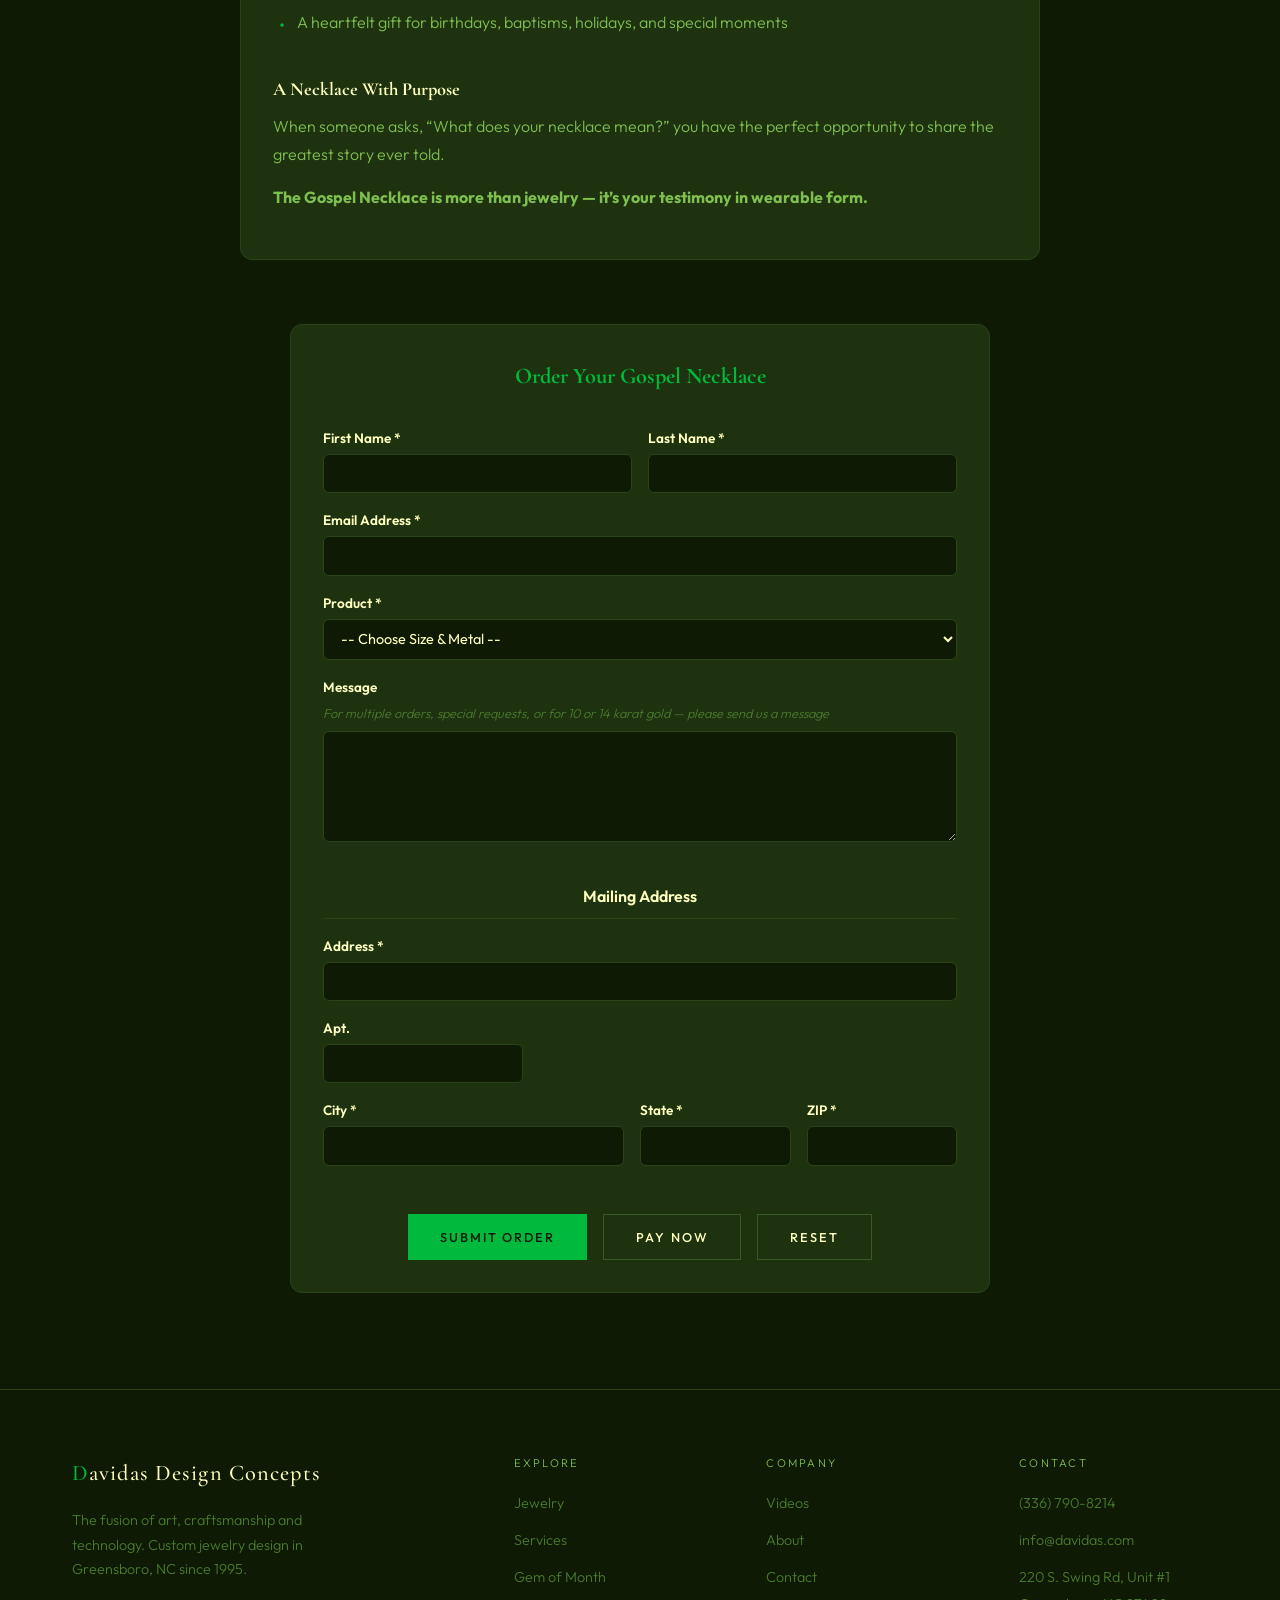
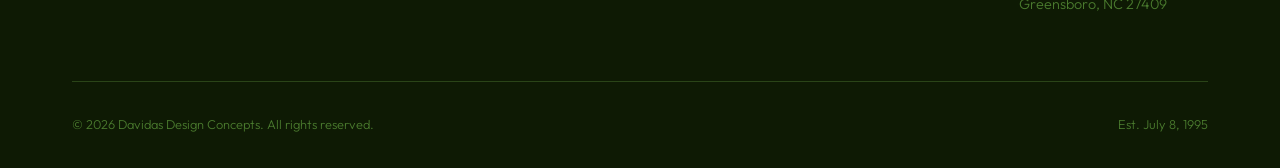
<file: gospel-necklace.html>
<!DOCTYPE html>
<html lang="en">
<head>
  <meta charset="UTF-8">
  <meta name="viewport" content="width=device-width, initial-scale=1.0">
  <meta name="description" content="The Gospel Necklace by Davidas Design Concepts — Wear the story that changed everything. Handcrafted in silver and gold-filled.">
  <title>Gospel Necklace | Davidas Design Concepts</title>
  <link rel="stylesheet" href="css/style.css">
  <link rel="stylesheet" href="css/gospel.css">
</head>
<body>
  <!-- Navigation -->
  <nav class="nav">
    <div class="nav__inner container">
      <a href="index.html" class="nav__logo"><span>D</span>avidas Design Concepts</a>
      <ul class="nav__links">
        <li><a href="index.html">Home</a></li>
        <li><a href="jewelry.html">Jewelry</a></li>
        <li><a href="services.html">Services</a></li>
        <li><a href="gem.html">Gem of Month</a></li>
        <li><a href="videos.html">Videos</a></li>
        <li><a href="about.html">About</a></li>
        <li><a href="contact.html">Contact</a></li>
      </ul>
      <button class="nav__toggle" aria-label="Toggle menu">
        <span></span>
        <span></span>
        <span></span>
      </button>
    </div>
  </nav>

  <main class="section" style="padding-top: calc(var(--nav-height) + var(--space-md));">
    <div class="container">

      <!-- Header -->
      <div class="gospel-header">
        <h1>Gospel Necklace</h1>
        <p>Handcrafted with meaning &mdash; Available in Silver &amp; Gold-Filled</p>
      </div>

      <!-- Product Images -->
      <div class="gospel-images">
        <div class="gospel-image-box" id="openViewerBtn">
          <img src="images/Gospel_Necklace/A.png" alt="Gospel Necklace - Click to view in 3D">
          <div class="gospel-image-label">&#9654; Click to View in 3D</div>
        </div>
        <div class="gospel-image-box gospel-image-box--static">
          <img src="images/Gospel_Necklace/Model.jpg" alt="Gospel Necklace - Model View">
        </div>
      </div>

      <!-- Description -->
      <div class="gospel-description">
        <h2>Wear the Story That Changed Everything</h2>
        <p>The Gospel Necklace is a beautifully crafted piece designed to do more than shine &mdash; it speaks. Every symbol on this necklace represents a chapter of the gospel of Jesus Christ, allowing you to wear and share the entire story of salvation.</p>

        <h3>Each symbol reflects a moment in God&rsquo;s redemptive plan:</h3>
        <ul class="gospel-symbols">
          <li><strong>He Came</strong> &mdash; Jesus stepped out of heaven and became a man</li>
          <li><strong>He Died</strong> &mdash; He gave His life on the cross to save mankind</li>
          <li><strong>He Rose</strong> &mdash; He conquered the grave and redeemed mankind</li>
          <li><strong>He Ascended</strong> &mdash; He returned to heaven to prepare a place for His people</li>
          <li><strong>He Will Return</strong> &mdash; He will come again to rule and reign</li>
        </ul>
        <p>Together, these symbols create a powerful, elegant testimony you can wear every day.</p>

        <h3>Why Women Love It</h3>
        <ul class="gospel-features">
          <li>A meaningful way to express and share your faith</li>
          <li>A natural conversation starter</li>
          <li>Lightweight, comfortable, and beautifully designed</li>
          <li>A heartfelt gift for birthdays, baptisms, holidays, and special moments</li>
        </ul>

        <h3>A Necklace With Purpose</h3>
        <p>When someone asks, &ldquo;What does your necklace mean?&rdquo; you have the perfect opportunity to share the greatest story ever told.</p>
        <p><strong>The Gospel Necklace is more than jewelry &mdash; it&rsquo;s your testimony in wearable form.</strong></p>
      </div>

      <!-- Order Form -->
      <div class="gospel-order">
        <h2>Order Your Gospel Necklace</h2>
        <form id="gospelForm">
          <div class="gospel-form-row">
            <div class="gospel-form-field">
              <label for="gn-fname">First Name *</label>
              <input type="text" id="gn-fname" name="firstName" required>
            </div>
            <div class="gospel-form-field">
              <label for="gn-lname">Last Name *</label>
              <input type="text" id="gn-lname" name="lastName" required>
            </div>
          </div>
          <div class="gospel-form-field">
            <label for="gn-email">Email Address *</label>
            <input type="email" id="gn-email" name="email" required>
          </div>
          <div class="gospel-form-field">
            <label for="gn-product">Product *</label>
            <select id="gn-product" name="necklace_select" required>
              <option value="">-- Choose Size &amp; Metal --</option>
              <option value="Large Silver 20 Inch|199.00">Large Silver 20 Inch &mdash; $199.00</option>
              <option value="Large Silver 18 Inch|189.00">Large Silver 18 Inch &mdash; $189.00</option>
              <option value="Small Silver 20 Inch|179.00">Small Silver 20 Inch &mdash; $179.00</option>
              <option value="Small Silver 18 Inch|169.00">Small Silver 18 Inch &mdash; $169.00</option>
              <option value="Large Gold-Filled 20 Inch|244.00">Large Gold-Filled 20 Inch &mdash; $244.00</option>
              <option value="Large Gold-Filled 18 Inch|234.00">Large Gold-Filled 18 Inch &mdash; $234.00</option>
              <option value="Small Gold-Filled 20 Inch|220.00">Small Gold-Filled 20 Inch &mdash; $220.00</option>
              <option value="Small Gold-Filled 18 Inch|210.00">Small Gold-Filled 18 Inch &mdash; $210.00</option>
            </select>
          </div>
          <div class="gospel-price" id="gn-price" style="display:none;">
            <span class="gospel-price__label">Your Total:</span>
            <span class="gospel-price__amount" id="gn-price-amount">$0.00</span>
          </div>
          <div class="gospel-form-field">
            <label for="gn-notes">Message</label>
            <p class="gospel-form-hint">For multiple orders, special requests, or for 10 or 14 karat gold &mdash; please send us a message</p>
            <textarea id="gn-notes" name="customerNotes" rows="5"></textarea>
          </div>

          <div class="gospel-form-divider">Mailing Address</div>

          <div class="gospel-form-field">
            <label for="gn-address">Address *</label>
            <input type="text" id="gn-address" name="address1" required>
          </div>
          <div class="gospel-form-field gospel-form-field--short">
            <label for="gn-apt">Apt.</label>
            <input type="text" id="gn-apt" name="address2">
          </div>
          <div class="gospel-form-row">
            <div class="gospel-form-field" style="flex:2;">
              <label for="gn-city">City *</label>
              <input type="text" id="gn-city" name="city" required>
            </div>
            <div class="gospel-form-field" style="flex:1;">
              <label for="gn-state">State *</label>
              <input type="text" id="gn-state" name="state" maxlength="2" required>
            </div>
            <div class="gospel-form-field" style="flex:1;">
              <label for="gn-zip">ZIP *</label>
              <input type="text" id="gn-zip" name="zip" required>
            </div>
          </div>

          <div class="gospel-form-actions">
            <button type="submit" class="btn btn--primary">Submit Order</button>
            <button type="button" class="btn btn--outline" id="gn-pay-btn">Pay Now</button>
            <button type="reset" class="btn btn--outline">Reset</button>
          </div>
          <div id="gn-status" class="gospel-status"></div>
        </form>
      </div>

    </div>
  </main>

  <!-- 3D Viewer Modal -->
  <div class="modal-overlay" id="gn-viewer-modal" style="display:none;">
    <div class="modal modal--viewer">
      <button class="modal__close" id="gn-viewer-close" aria-label="Close">&times;</button>
      <iframe id="gn-viewer-iframe" src="" allow="autoplay" allowfullscreen></iframe>
    </div>
  </div>

  <!-- Footer -->
  <footer class="footer">
    <div class="container">
      <div class="footer__inner">
        <div>
          <div class="footer__brand"><span>D</span>avidas Design Concepts</div>
          <p class="footer__tagline">The fusion of art, craftsmanship and technology. Custom jewelry design in Greensboro, NC since 1995.</p>
        </div>
        <div>
          <div class="footer__heading">Explore</div>
          <ul class="footer__links">
            <li><a href="jewelry.html">Jewelry</a></li>
            <li><a href="services.html">Services</a></li>
            <li><a href="gem.html">Gem of Month</a></li>
          </ul>
        </div>
        <div>
          <div class="footer__heading">Company</div>
          <ul class="footer__links">
            <li><a href="videos.html">Videos</a></li>
            <li><a href="about.html">About</a></li>
            <li><a href="contact.html">Contact</a></li>
          </ul>
        </div>
        <div>
          <div class="footer__heading">Contact</div>
          <ul class="footer__links">
            <li><a href="tel:+13367908214">(336) 790-8214</a></li>
            <li><a href="mailto:info@davidas.com">info@davidas.com</a></li>
            <li><span style="color: var(--color-text-dim); font-size: 0.9rem;">220 S. Swing Rd, Unit #1<br>Greensboro, NC 27409</span></li>
          </ul>
        </div>
      </div>
      <div class="footer__bottom">
        <span>&copy; 2026 Davidas Design Concepts. All rights reserved.</span>
        <span>Est. July 8, 1995</span>
      </div>
    </div>
  </footer>

  <script src="js/main.js"></script>
  <script src="js/gospel.js"></script>
</body>
</html>
</file>
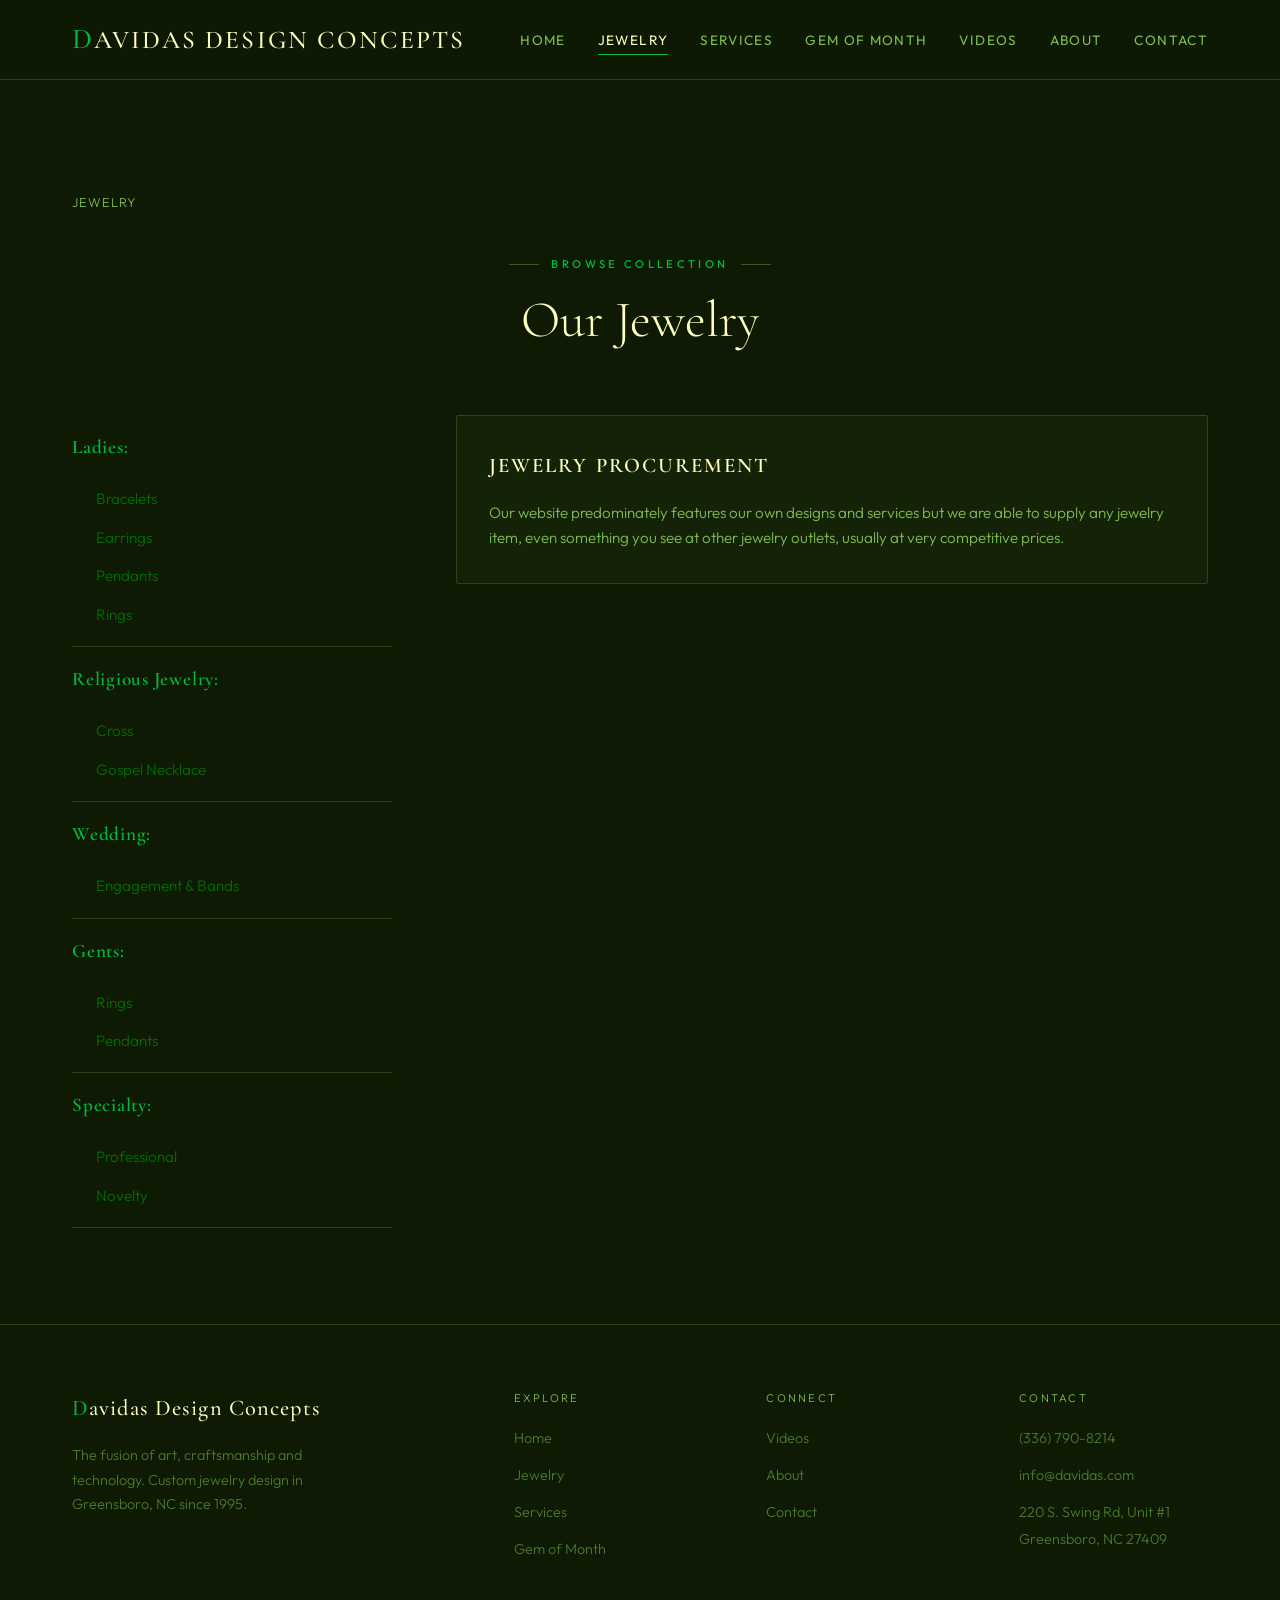
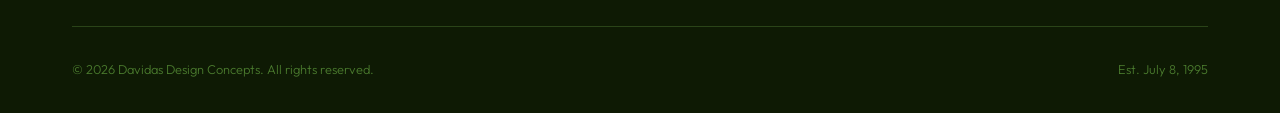
<file: jewelry.html>
<!DOCTYPE html>
<html lang="en">
<head>
  <meta charset="UTF-8">
  <meta name="viewport" content="width=device-width, initial-scale=1.0">
  <meta name="description" content="Browse our handcrafted jewelry collection — Ladies, Cross Pendants, Wedding, Gents, and Specialty pieces from Davidas Design Concepts.">
  <title>Jewelry Collection | Davidas Design Concepts</title>
  <link rel="stylesheet" href="css/style.css">
</head>
<body>
  <!-- Navigation -->
  <nav class="nav">
    <div class="nav__inner container">
      <a href="index.html" class="nav__logo"><span>D</span>avidas Design Concepts</a>
      <ul class="nav__links">
        <li><a href="index.html">Home</a></li>
        <li><a href="jewelry.html" class="active">Jewelry</a></li>
        <li><a href="services.html">Services</a></li>
        <li><a href="gem.html">Gem of Month</a></li>
        <li><a href="videos.html">Videos</a></li>
        <li><a href="about.html">About</a></li>
        <li><a href="contact.html">Contact</a></li>
      </ul>
      <button class="nav__toggle" aria-label="Toggle menu">
        <span></span>
        <span></span>
        <span></span>
      </button>
    </div>
  </nav>

  <main class="section">
    <div class="container">

      <!-- Breadcrumb -->
      <nav class="breadcrumb" id="breadcrumb">
        <a href="#" data-nav="home">Jewelry</a>
      </nav>

      <!-- VIEW 1: Category Menu -->
      <div id="view-categories" class="jewelry-view">
        <div class="section__header">
          <span class="section__tag">Browse Collection</span>
          <h1 class="section__title">Our Jewelry</h1>
        </div>
        <div class="cat-layout">
          <div class="cat-menu" id="cat-menu"></div>
          <div class="cat-procurement">
            <h3 class="cat-procurement__title">Jewelry Procurement</h3>
            <p class="cat-procurement__text" id="procurement-text"></p>
          </div>
        </div>
      </div>

      <!-- VIEW 2: Product Grid -->
      <div id="view-grid" class="jewelry-view" style="display:none;">
        <div class="section__header">
          <p class="section__desc">Click image for more information</p>
        </div>
        <div class="jewelry-grid" id="product-grid"></div>
      </div>

      <!-- VIEW 3: Product Detail -->
      <div id="view-detail" class="jewelry-view" style="display:none;">
        <div class="product-detail" id="product-detail"></div>
      </div>

    </div>
  </main>

  <!-- Inquiry Modal -->
  <div class="modal-overlay" id="inquiry-modal" style="display:none;">
    <div class="modal">
      <button class="modal__close" id="modal-close" aria-label="Close">&times;</button>
      <h2 class="modal__title">Pricing Inquiry</h2>
      <p class="modal__subtitle">Style #<span id="modal-style"></span></p>
      <form class="inquiry-form" id="inquiry-form">
        <div class="inquiry-form__row">
          <div class="inquiry-form__field">
            <label for="inq-fname">First Name *</label>
            <input type="text" id="inq-fname" name="fname" required>
          </div>
          <div class="inquiry-form__field">
            <label for="inq-lname">Last Name *</label>
            <input type="text" id="inq-lname" name="lname" required>
          </div>
        </div>
        <div class="inquiry-form__field">
          <label for="inq-email">Email Address *</label>
          <input type="email" id="inq-email" name="email" required>
        </div>
        <div class="inquiry-form__field">
          <label for="inq-style">Style #</label>
          <input type="text" id="inq-style" name="style" readonly>
        </div>
        <div class="inquiry-form__field">
          <label for="inq-message">Tell us any changes you want made:</label>
          <p class="inquiry-form__hint" id="inq-hint">Metal, Karat &amp; Color, and if you have stones or stone choice</p>
          <textarea id="inq-message" name="message" rows="5"></textarea>
        </div>
        <div class="inquiry-form__actions">
          <button type="submit" class="btn btn--primary">Submit</button>
          <button type="reset" class="btn btn--outline">Reset</button>
        </div>
      </form>
    </div>
  </div>

  <!-- 3D Viewer Modal -->
  <div class="modal-overlay" id="viewer-modal" style="display:none;">
    <div class="modal modal--viewer">
      <button class="modal__close" id="viewer-close" aria-label="Close">&times;</button>
      <iframe id="viewer-iframe" src="" allow="autoplay" allowfullscreen></iframe>
    </div>
  </div>

  <!-- Footer -->
  <footer class="footer">
    <div class="container">
      <div class="footer__inner">
        <div>
          <div class="footer__brand"><span>D</span>avidas Design Concepts</div>
          <p class="footer__tagline">The fusion of art, craftsmanship and technology. Custom jewelry design in Greensboro, NC since 1995.</p>
        </div>
        <div>
          <div class="footer__heading">Explore</div>
          <ul class="footer__links">
            <li><a href="index.html">Home</a></li>
            <li><a href="jewelry.html">Jewelry</a></li>
            <li><a href="services.html">Services</a></li>
            <li><a href="gem.html">Gem of Month</a></li>
          </ul>
        </div>
        <div>
          <div class="footer__heading">Connect</div>
          <ul class="footer__links">
            <li><a href="videos.html">Videos</a></li>
            <li><a href="about.html">About</a></li>
            <li><a href="contact.html">Contact</a></li>
          </ul>
        </div>
        <div>
          <div class="footer__heading">Contact</div>
          <ul class="footer__links">
            <li><a href="tel:+13367908214">(336) 790-8214</a></li>
            <li><a href="mailto:info@davidas.com">info@davidas.com</a></li>
            <li><span style="color: var(--color-text-dim); font-size: 0.9rem;">220 S. Swing Rd, Unit #1<br>Greensboro, NC 27409</span></li>
          </ul>
        </div>
      </div>
      <div class="footer__bottom">
        <span>&copy; 2026 Davidas Design Concepts. All rights reserved.</span>
        <span>Est. July 8, 1995</span>
      </div>
    </div>
  </footer>

  <script src="js/products.js"></script>
  <script src="js/main.js"></script>
  <script src="js/jewelry.js"></script>
</body>
</html>
</file>
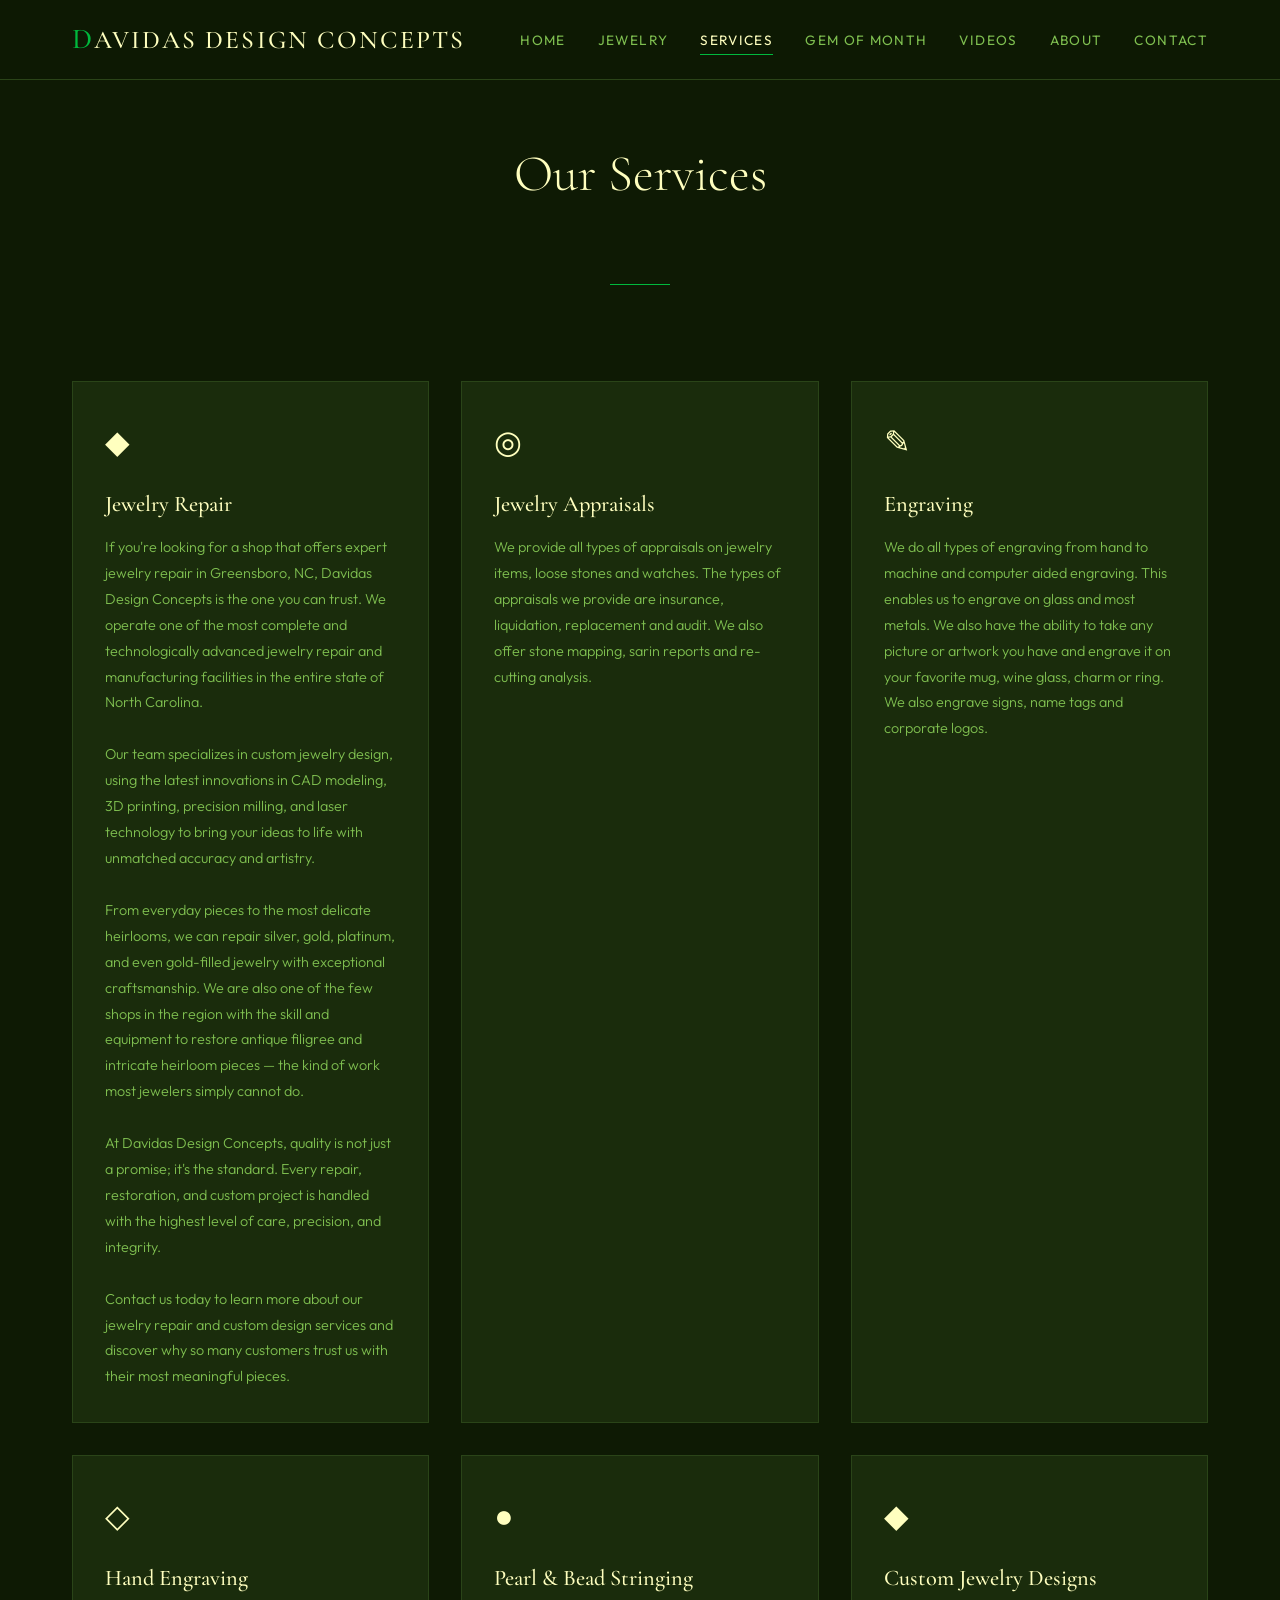
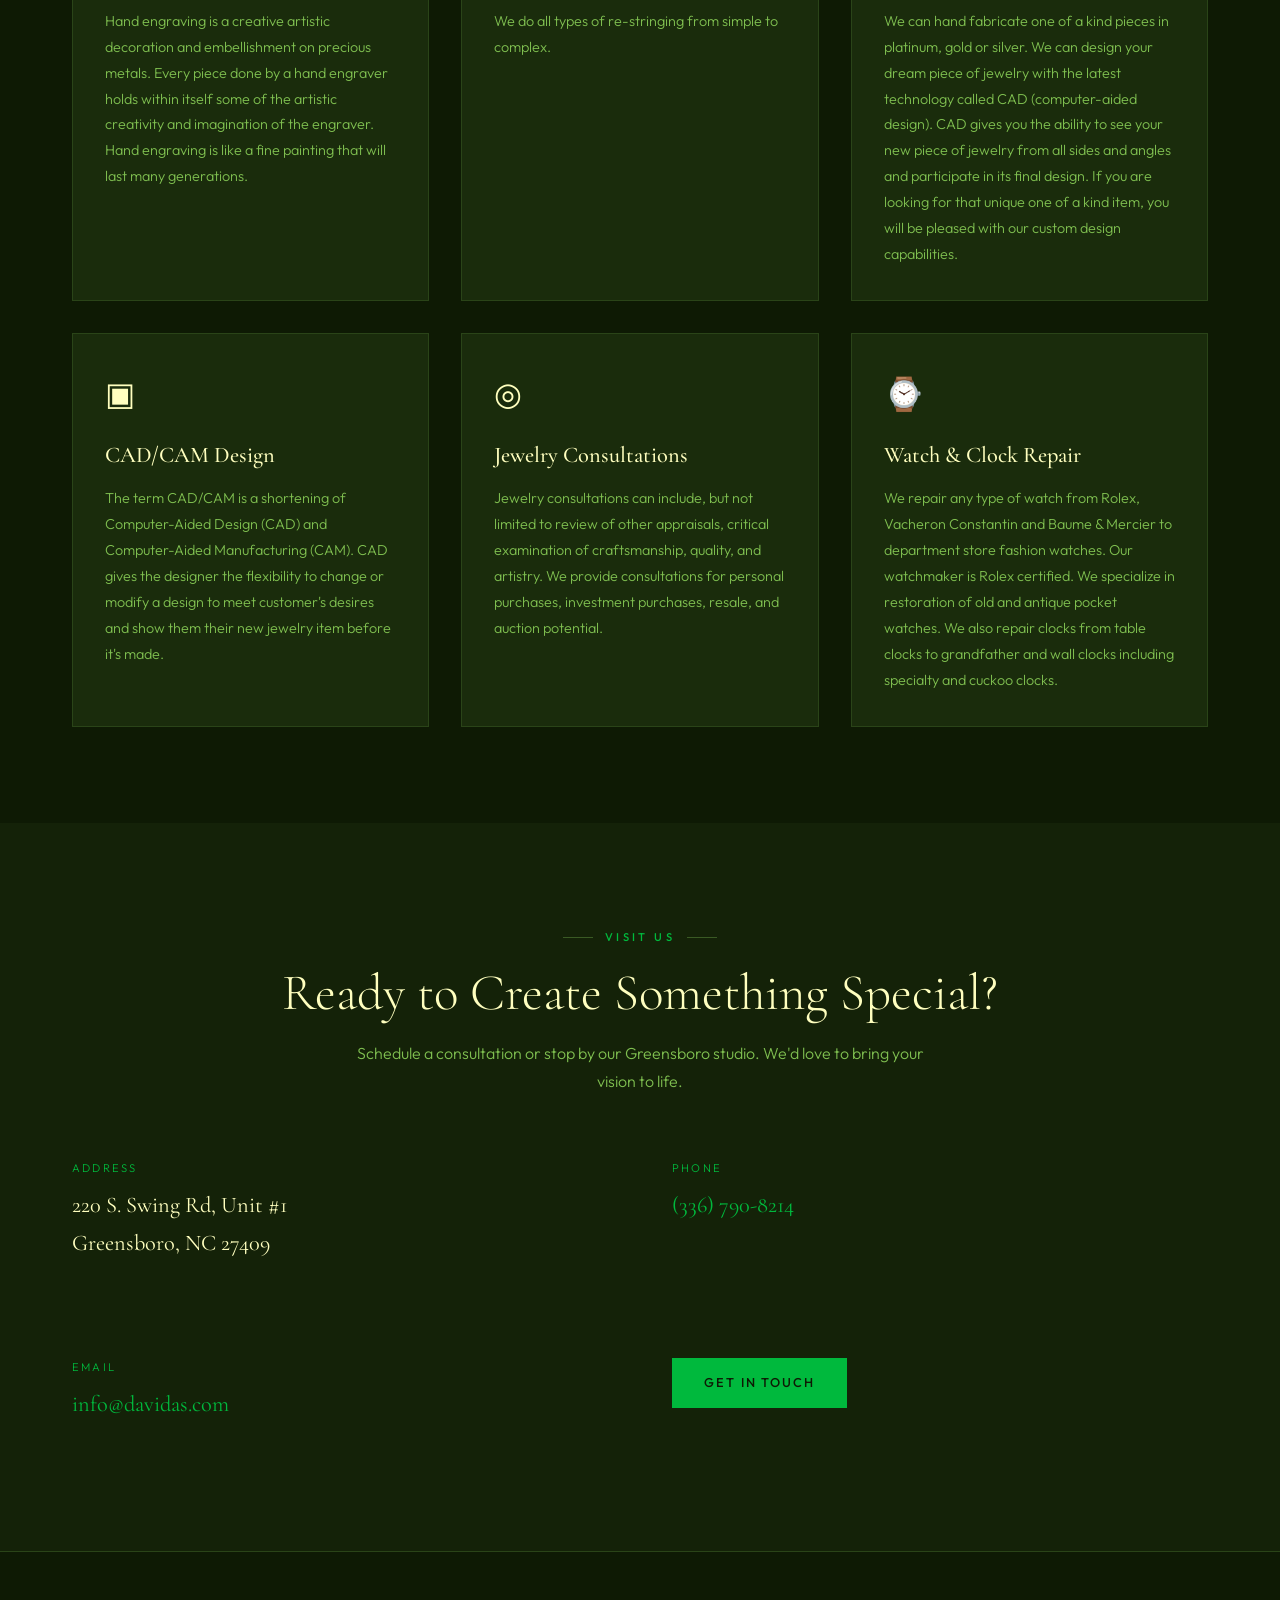
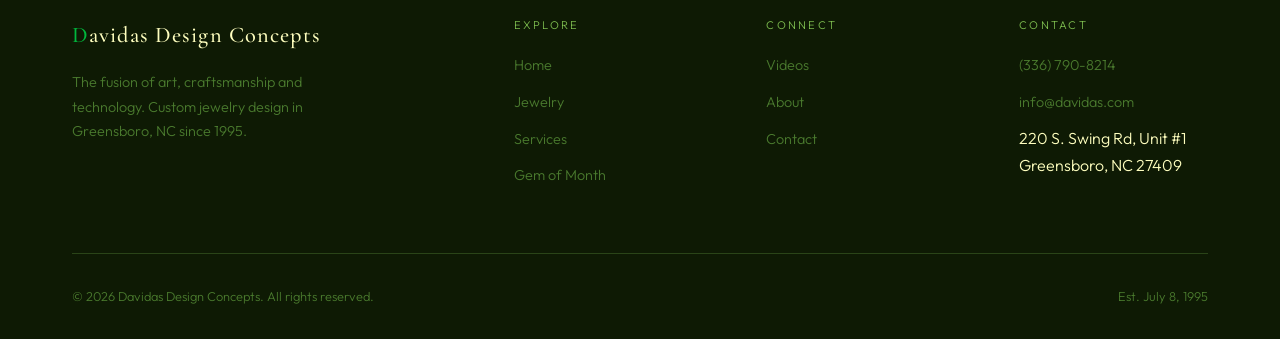
<file: services.html>
<!DOCTYPE html>
<html lang="en">
<head>
  <meta charset="UTF-8">
  <meta name="viewport" content="width=device-width, initial-scale=1.0">
  <meta name="description" content="Davidas Design Concepts — Expert jewelry repair, custom design, CAD/CAM, engraving, appraisals, watch repair, and more. Greensboro, NC.">
  <title>Our Services | Davidas Design Concepts — Greensboro, NC</title>
  <link rel="stylesheet" href="css/style.css">
</head>
<body>
  <!-- Navigation -->
  <nav class="nav">
    <div class="nav__inner container">
      <a href="index.html" class="nav__logo"><span>D</span>avidas Design Concepts</a>
      <ul class="nav__links">
        <li><a href="index.html">Home</a></li>
        <li><a href="jewelry.html">Jewelry</a></li>
        <li><a href="services.html" class="active">Services</a></li>
        <li><a href="gem.html">Gem of Month</a></li>
        <li><a href="videos.html">Videos</a></li>
        <li><a href="about.html">About</a></li>
        <li><a href="contact.html">Contact</a></li>
      </ul>
      <button class="nav__toggle" aria-label="Toggle menu">
        <span></span>
        <span></span>
        <span></span>
      </button>
    </div>
  </nav>

  <!-- Page Header -->
  <header class="category-header reveal">
    <div class="container">
      <h1 class="section__title">Our Services</h1>
    </div>
  </header>

  <!-- Services Grid -->
  <section class="section reveal">
    <div class="container">
      <div class="services-grid" data-stagger>
        <article class="service-card">
          <span class="service-card__icon">◆</span>
          <h2 class="service-card__title">Jewelry Repair</h2>
          <p class="service-card__text">If you're looking for a shop that offers expert jewelry repair in Greensboro, NC, Davidas Design Concepts is the one you can trust. We operate one of the most complete and technologically advanced jewelry repair and manufacturing facilities in the entire state of North Carolina.<br><br>Our team specializes in custom jewelry design, using the latest innovations in CAD modeling, 3D printing, precision milling, and laser technology to bring your ideas to life with unmatched accuracy and artistry.<br><br>From everyday pieces to the most delicate heirlooms, we can repair silver, gold, platinum, and even gold-filled jewelry with exceptional craftsmanship. We are also one of the few shops in the region with the skill and equipment to restore antique filigree and intricate heirloom pieces — the kind of work most jewelers simply cannot do.<br><br>At Davidas Design Concepts, quality is not just a promise; it's the standard. Every repair, restoration, and custom project is handled with the highest level of care, precision, and integrity.<br><br>Contact us today to learn more about our jewelry repair and custom design services and discover why so many customers trust us with their most meaningful pieces.</p>
        </article>
        <article class="service-card">
          <span class="service-card__icon">◎</span>
          <h2 class="service-card__title">Jewelry Appraisals</h2>
          <p class="service-card__text">We provide all types of appraisals on jewelry items, loose stones and watches. The types of appraisals we provide are insurance, liquidation, replacement and audit. We also offer stone mapping, sarin reports and re-cutting analysis.</p>
        </article>
        <article class="service-card">
          <span class="service-card__icon">✎</span>
          <h2 class="service-card__title">Engraving</h2>
          <p class="service-card__text">We do all types of engraving from hand to machine and computer aided engraving. This enables us to engrave on glass and most metals. We also have the ability to take any picture or artwork you have and engrave it on your favorite mug, wine glass, charm or ring. We also engrave signs, name tags and corporate logos.</p>
        </article>
        <article class="service-card">
          <span class="service-card__icon">◇</span>
          <h2 class="service-card__title">Hand Engraving</h2>
          <p class="service-card__text">Hand engraving is a creative artistic decoration and embellishment on precious metals. Every piece done by a hand engraver holds within itself some of the artistic creativity and imagination of the engraver. Hand engraving is like a fine painting that will last many generations.</p>
        </article>
        <article class="service-card">
          <span class="service-card__icon">●</span>
          <h2 class="service-card__title">Pearl & Bead Stringing</h2>
          <p class="service-card__text">We do all types of re-stringing from simple to complex.</p>
        </article>
        <article class="service-card">
          <span class="service-card__icon">◆</span>
          <h2 class="service-card__title">Custom Jewelry Designs</h2>
          <p class="service-card__text">We can hand fabricate one of a kind pieces in platinum, gold or silver. We can design your dream piece of jewelry with the latest technology called CAD (computer-aided design). CAD gives you the ability to see your new piece of jewelry from all sides and angles and participate in its final design. If you are looking for that unique one of a kind item, you will be pleased with our custom design capabilities.</p>
        </article>
        <article class="service-card">
          <span class="service-card__icon">▣</span>
          <h2 class="service-card__title">CAD/CAM Design</h2>
          <p class="service-card__text">The term CAD/CAM is a shortening of Computer-Aided Design (CAD) and Computer-Aided Manufacturing (CAM). CAD gives the designer the flexibility to change or modify a design to meet customer's desires and show them their new jewelry item before it's made.</p>
        </article>
        <article class="service-card">
          <span class="service-card__icon">◎</span>
          <h2 class="service-card__title">Jewelry Consultations</h2>
          <p class="service-card__text">Jewelry consultations can include, but not limited to review of other appraisals, critical examination of craftsmanship, quality, and artistry. We provide consultations for personal purchases, investment purchases, resale, and auction potential.</p>
        </article>
        <article class="service-card">
          <span class="service-card__icon">⌚</span>
          <h2 class="service-card__title">Watch & Clock Repair</h2>
          <p class="service-card__text">We repair any type of watch from Rolex, Vacheron Constantin and Baume & Mercier to department store fashion watches. Our watchmaker is Rolex certified. We specialize in restoration of old and antique pocket watches. We also repair clocks from table clocks to grandfather and wall clocks including specialty and cuckoo clocks.</p>
        </article>
      </div>
    </div>
  </section>

  <!-- CTA Section -->
  <section class="section section--alt reveal">
    <div class="container">
      <div class="section__header">
        <span class="section__tag">Visit Us</span>
        <h2 class="section__title">Ready to Create Something Special?</h2>
        <p class="section__desc">Schedule a consultation or stop by our Greensboro studio. We'd love to bring your vision to life.</p>
      </div>
      <div class="contact-grid" data-stagger>
        <div class="contact-info__item">
          <div class="contact-info__label">Address</div>
          <div class="contact-info__value">220 S. Swing Rd, Unit #1<br>Greensboro, NC 27409</div>
        </div>
        <div class="contact-info__item">
          <div class="contact-info__label">Phone</div>
          <div class="contact-info__value"><a href="tel:+13367908214">(336) 790-8214</a></div>
        </div>
        <div class="contact-info__item">
          <div class="contact-info__label">Email</div>
          <div class="contact-info__value"><a href="mailto:info@davidas.com">info@davidas.com</a></div>
        </div>
        <div class="contact-info__item">
          <a href="contact.html" class="btn btn--primary">Get in Touch</a>
        </div>
      </div>
    </div>
  </section>

  <!-- Footer -->
  <footer class="footer">
    <div class="container">
      <div class="footer__inner">
        <div>
          <div class="footer__brand"><span>D</span>avidas Design Concepts</div>
          <p class="footer__tagline">The fusion of art, craftsmanship and technology. Custom jewelry design in Greensboro, NC since 1995.</p>
        </div>
        <div>
          <div class="footer__heading">Explore</div>
          <ul class="footer__links">
            <li><a href="index.html">Home</a></li>
            <li><a href="jewelry.html">Jewelry</a></li>
            <li><a href="services.html">Services</a></li>
            <li><a href="gem.html">Gem of Month</a></li>
          </ul>
        </div>
        <div>
          <div class="footer__heading">Connect</div>
          <ul class="footer__links">
            <li><a href="videos.html">Videos</a></li>
            <li><a href="about.html">About</a></li>
            <li><a href="contact.html">Contact</a></li>
          </ul>
        </div>
        <div>
          <div class="footer__heading">Contact</div>
          <ul class="footer__links">
            <li><a href="tel:+13367908214">(336) 790-8214</a></li>
            <li><a href="mailto:info@davidas.com">info@davidas.com</a></li>
            <li>220 S. Swing Rd, Unit #1<br>Greensboro, NC 27409</li>
          </ul>
        </div>
      </div>
      <div class="footer__bottom">
        <span>&copy; 2026 Davidas Design Concepts. All rights reserved.</span>
        <span>Est. July 8, 1995</span>
      </div>
    </div>
  </footer>

  <script src="js/main.js"></script>
</body>
</html>
</file>
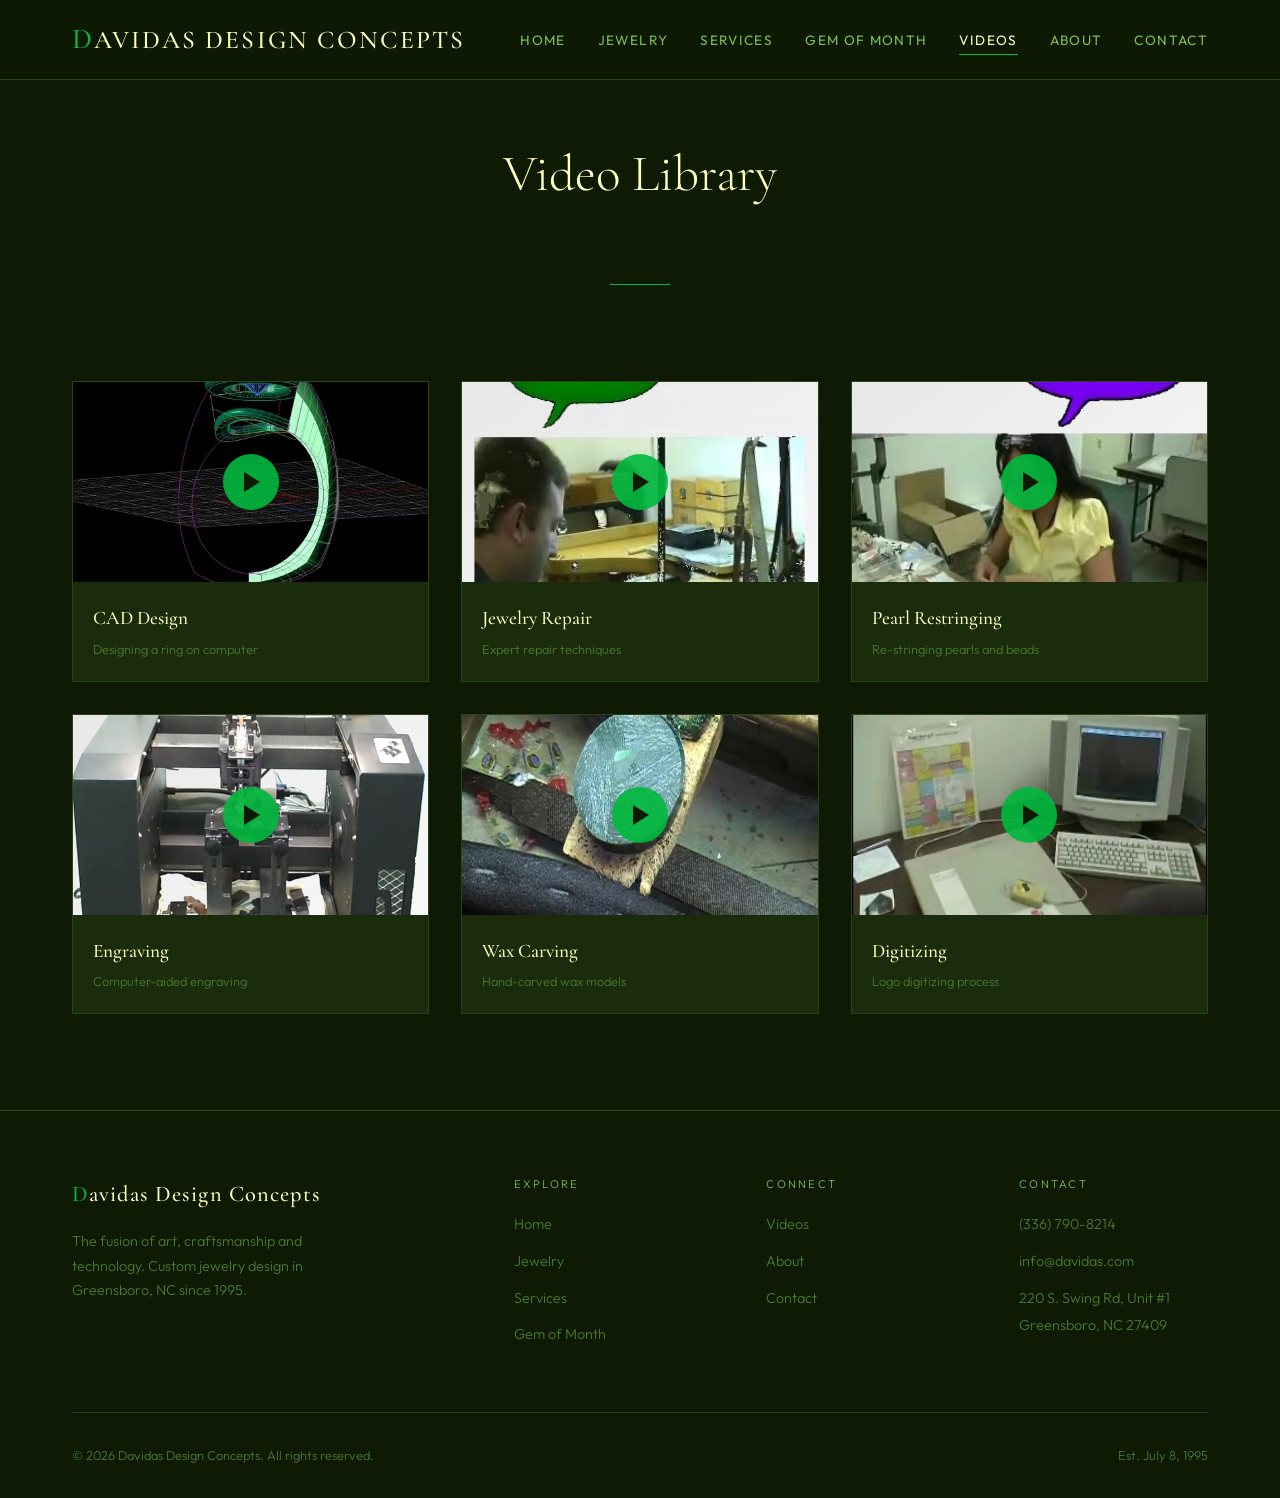
<file: videos.html>
<!DOCTYPE html>
<html lang="en">
<head>
  <meta charset="UTF-8">
  <meta name="viewport" content="width=device-width, initial-scale=1.0">
  <meta name="description" content="Davidas Design Concepts — Video library. Watch our jewelry design, CAD, repair, engraving, wax carving, and digitizing videos.">
  <title>Video Library | Davidas Design Concepts — Greensboro, NC</title>
  <link rel="stylesheet" href="css/style.css">
</head>
<body>
  <!-- Navigation -->
  <nav class="nav">
    <div class="nav__inner container">
      <a href="index.html" class="nav__logo"><span>D</span>avidas Design Concepts</a>
      <ul class="nav__links">
        <li><a href="index.html">Home</a></li>
        <li><a href="jewelry.html">Jewelry</a></li>
        <li><a href="services.html">Services</a></li>
        <li><a href="gem.html">Gem of Month</a></li>
        <li><a href="videos.html" class="active">Videos</a></li>
        <li><a href="about.html">About</a></li>
        <li><a href="contact.html">Contact</a></li>
      </ul>
      <button class="nav__toggle" aria-label="Toggle menu">
        <span></span>
        <span></span>
        <span></span>
      </button>
    </div>
  </nav>

  <!-- Page Header -->
  <header class="category-header reveal">
    <div class="container">
      <h1 class="section__title">Video Library</h1>
    </div>
  </header>

  <!-- Video Grid -->
  <section class="section reveal">
    <div class="container">
      <div class="video-grid" data-stagger>
        <article class="video-card" data-video-src="videos/Cad.m4v" data-video-title="CAD Design">
          <div class="video-card__thumb">
            <img src="images/Video_Thumbs/CAD.png" alt="CAD Design video thumbnail">
            <div class="video-card__play" aria-hidden="true"></div>
          </div>
          <div class="video-card__body">
            <h3 class="video-card__title">CAD Design</h3>
            <p class="video-card__desc">Designing a ring on computer</p>
          </div>
        </article>
        <article class="video-card" data-video-src="videos/Jewelry_Repair.m4v" data-video-title="Jewelry Repair">
          <div class="video-card__thumb">
            <img src="images/Video_Thumbs/Jewelry%20Repair.png" alt="Jewelry Repair video thumbnail">
            <div class="video-card__play" aria-hidden="true"></div>
          </div>
          <div class="video-card__body">
            <h3 class="video-card__title">Jewelry Repair</h3>
            <p class="video-card__desc">Expert repair techniques</p>
          </div>
        </article>
        <article class="video-card" data-video-src="videos/Pearl_Restringing.m4v" data-video-title="Pearl Restringing">
          <div class="video-card__thumb">
            <img src="images/Video_Thumbs/Pearl%20Restringing.png" alt="Pearl Restringing video thumbnail">
            <div class="video-card__play" aria-hidden="true"></div>
          </div>
          <div class="video-card__body">
            <h3 class="video-card__title">Pearl Restringing</h3>
            <p class="video-card__desc">Re-stringing pearls and beads</p>
          </div>
        </article>
        <article class="video-card" data-video-src="videos/Engraving_Video.m4v" data-video-title="Engraving">
          <div class="video-card__thumb">
            <img src="images/Video_Thumbs/Engraving.png" alt="Engraving video thumbnail">
            <div class="video-card__play" aria-hidden="true"></div>
          </div>
          <div class="video-card__body">
            <h3 class="video-card__title">Engraving</h3>
            <p class="video-card__desc">Computer-aided engraving</p>
          </div>
        </article>
        <article class="video-card" data-video-src="videos/Wax_Carving.m4v" data-video-title="Wax Carving">
          <div class="video-card__thumb">
            <img src="images/Video_Thumbs/Wax%20Carving.jpg" alt="Wax Carving video thumbnail">
            <div class="video-card__play" aria-hidden="true"></div>
          </div>
          <div class="video-card__body">
            <h3 class="video-card__title">Wax Carving</h3>
            <p class="video-card__desc">Hand-carved wax models</p>
          </div>
        </article>
        <article class="video-card" data-video-src="videos/Digitizing.m4v" data-video-title="Digitizing">
          <div class="video-card__thumb">
            <img src="images/Video_Thumbs/Digitizing.jpg" alt="Digitizing video thumbnail">
            <div class="video-card__play" aria-hidden="true"></div>
          </div>
          <div class="video-card__body">
            <h3 class="video-card__title">Digitizing</h3>
            <p class="video-card__desc">Logo digitizing process</p>
          </div>
        </article>
      </div>
    </div>
  </section>

  <!-- Video Player Modal -->
  <div class="modal-overlay" id="video-modal" style="display:none;">
    <div class="modal modal--video">
      <button class="modal__close" id="video-modal-close" aria-label="Close">&times;</button>
      <h3 class="modal__title" id="video-modal-title"></h3>
      <video id="video-player" controls preload="metadata" playsinline>
        Your browser does not support the video tag.
      </video>
    </div>
  </div>

  <!-- Footer -->
  <footer class="footer">
    <div class="container">
      <div class="footer__inner">
        <div>
          <div class="footer__brand"><span>D</span>avidas Design Concepts</div>
          <p class="footer__tagline">The fusion of art, craftsmanship and technology. Custom jewelry design in Greensboro, NC since 1995.</p>
        </div>
        <div>
          <div class="footer__heading">Explore</div>
          <ul class="footer__links">
            <li><a href="index.html">Home</a></li>
            <li><a href="jewelry.html">Jewelry</a></li>
            <li><a href="services.html">Services</a></li>
            <li><a href="gem.html">Gem of Month</a></li>
          </ul>
        </div>
        <div>
          <div class="footer__heading">Connect</div>
          <ul class="footer__links">
            <li><a href="videos.html">Videos</a></li>
            <li><a href="about.html">About</a></li>
            <li><a href="contact.html">Contact</a></li>
          </ul>
        </div>
        <div>
          <div class="footer__heading">Contact</div>
          <ul class="footer__links">
            <li><a href="tel:+13367908214">(336) 790-8214</a></li>
            <li><a href="mailto:info@davidas.com">info@davidas.com</a></li>
            <li><span style="color: var(--color-text-dim); font-size: 0.9rem;">220 S. Swing Rd, Unit #1<br>Greensboro, NC 27409</span></li>
          </ul>
        </div>
      </div>
      <div class="footer__bottom">
        <span>&copy; 2026 Davidas Design Concepts. All rights reserved.</span>
        <span>Est. July 8, 1995</span>
      </div>
    </div>
  </footer>

  <script src="js/main.js"></script>
</body>
</html>
</file>
<file: css/style.css>
@import url('https://fonts.googleapis.com/css2?family=Cormorant+Garamond:ital,wght@0,300;0,400;0,500;0,600;0,700;1,300;1,400&family=Outfit:wght@300;400;500;600&display=swap');

:root {
  --color-bg: #0e1a04;
  --color-bg-elevated: #142208;
  --color-bg-card: #1a2c0c;
  --color-surface: #1e3210;
  --color-border: #2a4418;
  --color-border-light: #3a5a24;
  --color-text: #ffffbf;
  --color-text-muted: #7fbf50;
  --color-text-dim: #4a7a2e;
  --color-accent: #00b93d;
  --color-accent-light: #33d466;
  --color-accent-dark: #008a2c;
  --color-green: #006f00;
  --color-green-light: #00b93d;

  --font-display: 'Cormorant Garamond', Georgia, serif;
  --font-body: 'Outfit', -apple-system, sans-serif;

  --space-xs: 0.5rem;
  --space-sm: 1rem;
  --space-md: 2rem;
  --space-lg: 4rem;
  --space-xl: 6rem;
  --space-2xl: 10rem;

  --max-width: 1200px;
  --nav-height: 80px;
}

*,
*::before,
*::after {
  margin: 0;
  padding: 0;
  box-sizing: border-box;
}

html {
  scroll-behavior: smooth;
  font-size: 16px;
}

body {
  font-family: var(--font-body);
  background-color: var(--color-bg);
  color: var(--color-text);
  line-height: 1.7;
  font-weight: 300;
  overflow-x: hidden;
}

img {
  max-width: 100%;
  height: auto;
  display: block;
}

a {
  color: var(--color-accent);
  text-decoration: none;
  transition: color 0.3s ease;
}

a:hover {
  color: var(--color-accent-light);
}

.container {
  width: 100%;
  max-width: var(--max-width);
  margin: 0 auto;
  padding: 0 var(--space-md);
}

/* ===== NAVIGATION ===== */

.nav {
  position: fixed;
  top: 0;
  left: 0;
  right: 0;
  z-index: 1000;
  height: var(--nav-height);
  display: flex;
  align-items: center;
  background: rgba(14, 26, 4, 0.9);
  backdrop-filter: blur(20px);
  -webkit-backdrop-filter: blur(20px);
  border-bottom: 1px solid var(--color-border);
  transition: background 0.3s ease;
}

.nav__inner {
  display: flex;
  align-items: center;
  justify-content: space-between;
  width: 100%;
  max-width: var(--max-width);
  margin: 0 auto;
  padding: 0 var(--space-md);
}

.nav__logo {
  font-family: var(--font-display);
  font-size: 1.6rem;
  font-weight: 500;
  color: var(--color-text);
  letter-spacing: 0.08em;
  text-transform: uppercase;
}

.nav__logo span {
  color: var(--color-accent);
  font-size: 1.8rem;
}

.nav__links {
  display: flex;
  align-items: center;
  gap: var(--space-md);
  list-style: none;
}

.nav__links a {
  font-size: 0.85rem;
  font-weight: 400;
  letter-spacing: 0.1em;
  text-transform: uppercase;
  color: var(--color-text-muted);
  position: relative;
  padding: 0.25rem 0;
}

.nav__links a::after {
  content: '';
  position: absolute;
  bottom: -2px;
  left: 0;
  width: 0;
  height: 1px;
  background: var(--color-accent);
  transition: width 0.4s ease;
}

.nav__links a:hover,
.nav__links a.active {
  color: var(--color-text);
}

.nav__links a:hover::after,
.nav__links a.active::after {
  width: 100%;
}

.nav__toggle {
  display: none;
  flex-direction: column;
  gap: 5px;
  cursor: pointer;
  background: none;
  border: none;
  padding: 4px;
}

.nav__toggle span {
  width: 24px;
  height: 2px;
  background: var(--color-text);
  transition: all 0.3s ease;
}

/* ===== HERO ===== */

.hero {
  min-height: 100vh;
  display: flex;
  align-items: center;
  position: relative;
  overflow: hidden;
}

.hero__bg {
  position: absolute;
  inset: 0;
  z-index: 0;
}

.hero__bg::before {
  content: '';
  position: absolute;
  inset: 0;
  background: radial-gradient(ellipse at 30% 50%, rgba(0, 185, 61, 0.06) 0%, transparent 60%),
              radial-gradient(ellipse at 70% 80%, rgba(0, 111, 0, 0.08) 0%, transparent 50%);
}

.hero__bg::after {
  content: '';
  position: absolute;
  inset: 0;
  background: url("data:image/svg+xml,%3Csvg viewBox='0 0 256 256' xmlns='http://www.w3.org/2000/svg'%3E%3Cfilter id='noise'%3E%3CfeTurbulence type='fractalNoise' baseFrequency='0.65' numOctaves='3' stitchTiles='stitch'/%3E%3C/filter%3E%3Crect width='100%25' height='100%25' filter='url(%23noise)' opacity='0.03'/%3E%3C/svg%3E");
  opacity: 0.5;
}

.hero__content {
  position: relative;
  z-index: 1;
  max-width: 720px;
}

.hero__tag {
  display: inline-flex;
  align-items: center;
  gap: 0.75rem;
  font-size: 0.75rem;
  font-weight: 500;
  letter-spacing: 0.25em;
  text-transform: uppercase;
  color: var(--color-accent);
  margin-bottom: var(--space-md);
  opacity: 0;
  animation: fadeUp 0.8s ease 0.2s forwards;
}

.hero__tag::before {
  content: '';
  width: 40px;
  height: 1px;
  background: var(--color-accent);
}

.hero__title {
  font-family: var(--font-display);
  font-size: clamp(3rem, 7vw, 5.5rem);
  font-weight: 300;
  line-height: 1.1;
  letter-spacing: -0.02em;
  margin-bottom: var(--space-md);
  opacity: 0;
  animation: fadeUp 0.8s ease 0.4s forwards;
}

.hero__title em {
  font-style: italic;
  color: var(--color-accent);
}

.hero__subtitle {
  font-size: 1.1rem;
  color: var(--color-text-muted);
  max-width: 520px;
  margin-bottom: var(--space-lg);
  opacity: 0;
  animation: fadeUp 0.8s ease 0.6s forwards;
}

.hero__actions {
  display: flex;
  gap: var(--space-sm);
  flex-wrap: wrap;
  opacity: 0;
  animation: fadeUp 0.8s ease 0.8s forwards;
}

/* ===== BUTTONS ===== */

.btn {
  display: inline-flex;
  align-items: center;
  gap: 0.5rem;
  padding: 0.9rem 2rem;
  font-family: var(--font-body);
  font-size: 0.8rem;
  font-weight: 500;
  letter-spacing: 0.15em;
  text-transform: uppercase;
  border: none;
  cursor: pointer;
  transition: all 0.4s ease;
}

.btn--primary {
  background: var(--color-accent);
  color: var(--color-bg);
}

.btn--primary:hover {
  background: var(--color-accent-light);
  color: var(--color-bg);
  transform: translateY(-2px);
  box-shadow: 0 8px 30px rgba(0, 185, 61, 0.3);
}

.btn--outline {
  background: transparent;
  color: var(--color-text);
  border: 1px solid var(--color-border-light);
}

.btn--outline:hover {
  border-color: var(--color-accent);
  color: var(--color-accent);
  transform: translateY(-2px);
}

/* ===== SECTIONS ===== */

.section {
  padding: var(--space-xl) 0;
}

.section--alt {
  background: var(--color-bg-elevated);
}

.section__header {
  text-align: center;
  margin-bottom: var(--space-lg);
}

.section__tag {
  display: inline-flex;
  align-items: center;
  gap: 0.75rem;
  font-size: 0.7rem;
  font-weight: 500;
  letter-spacing: 0.3em;
  text-transform: uppercase;
  color: var(--color-accent);
  margin-bottom: var(--space-sm);
}

.section__tag::before,
.section__tag::after {
  content: '';
  width: 30px;
  height: 1px;
  background: var(--color-border-light);
}

.section__title {
  font-family: var(--font-display);
  font-size: clamp(2rem, 4vw, 3.2rem);
  font-weight: 300;
  line-height: 1.2;
  margin-bottom: var(--space-sm);
}

.section__desc {
  color: var(--color-text-muted);
  max-width: 600px;
  margin: 0 auto;
  font-size: 1rem;
}

/* ===== SERVICES GRID ===== */

.services-grid {
  display: grid;
  grid-template-columns: repeat(auto-fit, minmax(320px, 1fr));
  gap: var(--space-md);
}

.service-card {
  background: var(--color-bg-card);
  border: 1px solid var(--color-border);
  padding: var(--space-md);
  transition: all 0.4s ease;
  position: relative;
  overflow: hidden;
}

.service-card::before {
  content: '';
  position: absolute;
  top: 0;
  left: 0;
  width: 100%;
  height: 2px;
  background: linear-gradient(90deg, var(--color-accent), var(--color-green));
  transform: scaleX(0);
  transform-origin: left;
  transition: transform 0.4s ease;
}

.service-card:hover {
  border-color: var(--color-border-light);
  transform: translateY(-4px);
  box-shadow: 0 20px 60px rgba(0, 0, 0, 0.3);
}

.service-card:hover::before {
  transform: scaleX(1);
}

.service-card__icon {
  font-size: 2rem;
  margin-bottom: var(--space-sm);
  display: block;
}

.service-card__title {
  font-family: var(--font-display);
  font-size: 1.4rem;
  font-weight: 500;
  margin-bottom: 0.75rem;
}

.service-card__text {
  color: var(--color-text-muted);
  font-size: 0.9rem;
  line-height: 1.8;
}

.service-card__link {
  display: inline-flex;
  align-items: center;
  gap: 0.5rem;
  margin-top: var(--space-sm);
  font-size: 0.8rem;
  font-weight: 500;
  letter-spacing: 0.1em;
  text-transform: uppercase;
  color: var(--color-accent);
}

.service-card__link::after {
  content: '\2192';
  transition: transform 0.3s ease;
}

.service-card:hover .service-card__link::after {
  transform: translateX(4px);
}

/* ===== BREADCRUMB ===== */

.breadcrumb {
  display: flex;
  align-items: center;
  gap: 0.5rem;
  font-size: 0.8rem;
  letter-spacing: 0.08em;
  text-transform: uppercase;
  padding-top: calc(var(--nav-height) + var(--space-sm));
  margin-bottom: var(--space-md);
  color: var(--color-text-dim);
}

.breadcrumb a {
  color: var(--color-accent);
  text-decoration: none;
  transition: color 0.2s;
}

.breadcrumb a:hover {
  color: var(--color-text);
}

.breadcrumb .sep::before {
  content: "\203A";
  margin: 0 0.25rem;
  color: var(--color-text-dim);
}

.breadcrumb .current {
  color: var(--color-text-muted);
}

/* ===== JEWELRY VIEW TRANSITIONS ===== */

.jewelry-view {
  animation: viewFadeIn 0.35s ease;
}

@keyframes viewFadeIn {
  from { opacity: 0; transform: translateY(12px); }
  to   { opacity: 1; transform: translateY(0); }
}

/* ===== CATEGORY MENU ===== */

.cat-layout {
  display: grid;
  grid-template-columns: 320px 1fr;
  gap: var(--space-lg);
  align-items: start;
}

.cat-menu {
  display: flex;
  flex-direction: column;
  gap: 0;
}

.cat-group {
  border-bottom: 1px solid var(--color-border);
}

.cat-group__label {
  display: block;
  width: 100%;
  padding: 1rem 0;
  background: none;
  border: none;
  font-family: var(--font-display);
  font-size: 1.2rem;
  font-weight: 600;
  color: var(--color-accent);
  cursor: default;
  text-align: left;
  letter-spacing: 0.04em;
  transition: color 0.2s;
}

.cat-group:hover .cat-group__label {
  color: var(--color-text);
}

.cat-group__subs {
  display: flex;
  flex-direction: column;
  padding: 0 0 0.75rem 1.5rem;
}

.cat-group__subs a {
  padding: 0.4rem 0;
  font-size: 0.95rem;
  color: var(--color-green);
  text-decoration: none;
  transition: color 0.2s, padding-left 0.2s;
}

.cat-group__subs a:hover {
  color: var(--color-accent);
  padding-left: 0.5rem;
}

.cat-procurement {
  background: var(--color-bg-elevated);
  border: 1px solid var(--color-border);
  padding: var(--space-md);
  border-radius: 2px;
  position: sticky;
  top: 100px;
}

.cat-procurement__title {
  font-family: var(--font-display);
  font-size: 1.3rem;
  font-weight: 600;
  letter-spacing: 0.1em;
  text-transform: uppercase;
  margin-bottom: var(--space-sm);
  color: var(--color-text);
}

.cat-procurement__text {
  color: var(--color-text-muted);
  line-height: 1.7;
  font-size: 0.95rem;
}

/* ===== PRODUCT DETAIL ===== */

.product-detail {
  display: grid;
  grid-template-columns: 1fr 1fr;
  gap: var(--space-lg);
  align-items: start;
}

.product-detail__image {
  background: #f0f0ec;
  display: flex;
  align-items: center;
  justify-content: center;
  padding: 2rem;
  border: 1px solid var(--color-border);
}

.product-detail__image img {
  max-width: 100%;
  max-height: 500px;
  width: auto;
  height: auto;
  object-fit: contain;
}

.product-detail__info {
  display: flex;
  flex-direction: column;
  gap: 1rem;
}

.product-detail__name {
  font-family: var(--font-display);
  font-size: 2rem;
  font-weight: 500;
  line-height: 1.2;
}

.product-detail__style-row {
  display: flex;
  align-items: baseline;
  gap: 1rem;
  flex-wrap: wrap;
}

.product-detail__style-label {
  font-family: var(--font-display);
  font-size: 1.1rem;
  font-weight: 600;
  color: var(--color-accent);
}

.product-detail__pricing-btn {
  display: inline-block;
  margin: var(--space-sm) 0;
  font-size: 1.05rem;
  letter-spacing: 0.03em;
  animation: pulse-glow 2s ease-in-out infinite;
}

@keyframes pulse-glow {
  0%, 100% { box-shadow: 0 0 0 0 rgba(212, 175, 55, 0.4); }
  50% { box-shadow: 0 0 12px 4px rgba(212, 175, 55, 0.25); }
}

.product-detail__3d-btn {
  display: block;
  margin-top: var(--space-xs);
  padding: 0.6rem 1.2rem;
  background: var(--color-bg);
  color: var(--color-accent);
  border: 1px solid var(--color-accent);
  border-radius: 6px;
  font-size: 0.95rem;
  cursor: pointer;
  transition: background 0.2s, color 0.2s;
  width: 100%;
  text-align: center;
}

.product-detail__3d-btn:hover {
  background: var(--color-accent);
  color: var(--color-bg);
}

/* 3D Viewer Modal */
.modal--viewer {
  width: 90vw;
  max-width: 800px;
  height: 70vh;
  padding: 0;
  position: relative;
  background: #000;
  border-radius: 12px;
  overflow: hidden;
}

.modal--viewer iframe {
  width: 100%;
  height: 100%;
  border: none;
}

.modal--viewer .modal__close {
  position: absolute;
  top: 10px;
  right: 14px;
  z-index: 10;
  color: #fff;
  font-size: 2rem;
  background: rgba(0, 0, 0, 0.5);
  border-radius: 50%;
  width: 40px;
  height: 40px;
  display: flex;
  align-items: center;
  justify-content: center;
}

.product-detail__desc {
  color: var(--color-text-muted);
  line-height: 1.7;
  font-size: 0.95rem;
}

.product-detail__specs {
  display: flex;
  flex-direction: column;
  gap: 0.75rem;
  padding-top: 0.5rem;
  border-top: 1px solid var(--color-border);
}

.product-detail__spec {
  display: flex;
  gap: 0.75rem;
}

.product-detail__spec-label {
  font-size: 0.75rem;
  letter-spacing: 0.1em;
  text-transform: uppercase;
  color: var(--color-text-dim);
  min-width: 80px;
  flex-shrink: 0;
}

.product-detail__spec-value {
  color: var(--color-text-muted);
  font-size: 0.9rem;
}

.product-detail__back {
  display: inline-flex;
  align-items: center;
  gap: 0.4rem;
  margin-top: 1rem;
  font-size: 0.85rem;
  color: var(--color-accent);
  text-decoration: none;
  text-transform: uppercase;
  letter-spacing: 0.1em;
  transition: color 0.2s;
}

.product-detail__back:hover {
  color: var(--color-text);
}

/* ===== INQUIRY MODAL ===== */

.modal-overlay {
  position: fixed;
  inset: 0;
  z-index: 1000;
  background: rgba(0, 0, 0, 0.7);
  backdrop-filter: blur(4px);
  display: flex;
  align-items: center;
  justify-content: center;
  padding: var(--space-md);
  animation: modalFadeIn 0.25s ease;
}

@keyframes modalFadeIn {
  from { opacity: 0; }
  to   { opacity: 1; }
}

.modal {
  background: var(--color-bg-elevated);
  border: 1px solid var(--color-border);
  width: 100%;
  max-width: 560px;
  max-height: 90vh;
  overflow-y: auto;
  padding: var(--space-lg);
  position: relative;
}

.modal__close {
  position: absolute;
  top: 1rem;
  right: 1rem;
  background: none;
  border: none;
  color: var(--color-text-muted);
  font-size: 1.8rem;
  cursor: pointer;
  line-height: 1;
  transition: color 0.2s;
}

.modal__close:hover {
  color: var(--color-text);
}

.modal__title {
  font-family: var(--font-display);
  font-size: 1.6rem;
  font-weight: 500;
  margin-bottom: 0.25rem;
}

.modal__subtitle {
  font-size: 0.9rem;
  color: var(--color-accent);
  margin-bottom: var(--space-md);
}

.inquiry-form {
  display: flex;
  flex-direction: column;
  gap: 1rem;
}

.inquiry-form__row {
  display: grid;
  grid-template-columns: 1fr 1fr;
  gap: 1rem;
}

.inquiry-form__field {
  display: flex;
  flex-direction: column;
  gap: 0.35rem;
}

.inquiry-form__field label {
  font-size: 0.75rem;
  letter-spacing: 0.1em;
  text-transform: uppercase;
  color: var(--color-text-dim);
}

.inquiry-form__hint {
  font-size: 0.8rem;
  color: var(--color-text-dim);
  font-style: italic;
}

.inquiry-form__field input,
.inquiry-form__field textarea {
  padding: 0.65rem 0.85rem;
  background: var(--color-bg);
  border: 1px solid var(--color-border);
  color: var(--color-text);
  font-family: var(--font-body);
  font-size: 0.9rem;
  transition: border-color 0.2s;
}

.inquiry-form__field input:focus,
.inquiry-form__field textarea:focus {
  outline: none;
  border-color: var(--color-accent);
}

.inquiry-form__field input[readonly] {
  opacity: 0.7;
  cursor: default;
}

.inquiry-form__field textarea {
  resize: vertical;
  min-height: 100px;
}

.inquiry-form__actions {
  display: flex;
  gap: 1rem;
  padding-top: 0.5rem;
}

/* ===== JEWELRY GRID ===== */

.jewelry-grid {
  display: grid;
  grid-template-columns: repeat(auto-fill, minmax(280px, 1fr));
  gap: var(--space-md);
}

.jewelry-card {
  background: var(--color-bg-card);
  border: 1px solid var(--color-border);
  overflow: hidden;
  transition: all 0.4s ease;
  cursor: pointer;
}

.jewelry-card:hover {
  border-color: var(--color-accent);
  transform: translateY(-6px);
  box-shadow: 0 24px 60px rgba(0, 0, 0, 0.4);
}

.jewelry-card__image {
  width: 100%;
  aspect-ratio: 1;
  overflow: hidden;
  background: #f0f0ec;
  display: flex;
  align-items: center;
  justify-content: center;
  padding: 1.5rem;
}

.jewelry-card__image img {
  max-width: 100%;
  max-height: 100%;
  width: auto;
  height: auto;
  object-fit: contain;
  transition: transform 0.6s ease;
}

.jewelry-card:hover .jewelry-card__image img {
  transform: scale(1.05);
}

.jewelry-card.hidden {
  display: none;
}

.jewelry-card__body {
  padding: 1.25rem;
}

.jewelry-card__category {
  font-size: 0.7rem;
  letter-spacing: 0.15em;
  text-transform: uppercase;
  color: var(--color-accent);
  margin-bottom: 0.5rem;
}

.jewelry-card__title {
  font-family: var(--font-display);
  font-size: 1.2rem;
  font-weight: 500;
  margin-bottom: 0.4rem;
}

.jewelry-card__desc {
  font-size: 0.85rem;
  color: var(--color-text-muted);
}

/* ===== ABOUT SECTION ===== */

.about-split {
  display: grid;
  grid-template-columns: 1fr 1fr;
  gap: var(--space-lg);
  align-items: center;
}

.about-split__image {
  position: relative;
  aspect-ratio: 4/5;
  background: linear-gradient(145deg, #e8e8e8, #f8f8f8);
  border: 1px solid var(--color-border);
  overflow: hidden;
}

.about-split__image img {
  width: 100%;
  height: 100%;
  object-fit: cover;
}

.about-split__image::after {
  content: '';
  position: absolute;
  inset: 0;
  border: 1px solid rgba(0, 185, 61, 0.15);
  pointer-events: none;
}

.about-split__content {
  padding: var(--space-md) 0;
}

.about-split__content .section__tag {
  justify-content: flex-start;
}

.about-split__content .section__tag::after {
  display: none;
}

.about-split__content p {
  color: var(--color-text-muted);
  margin-bottom: var(--space-sm);
  font-size: 1rem;
}

/* ===== PRODUCT DETAIL ===== */

.product-detail {
  display: grid;
  grid-template-columns: 1fr 1fr;
  gap: var(--space-lg);
  align-items: start;
}

.product-gallery {
  display: grid;
  grid-template-columns: 1fr 1fr;
  gap: var(--space-sm);
}

.product-gallery__main {
  grid-column: 1 / -1;
  aspect-ratio: 4/3;
  background: linear-gradient(145deg, #e8e8e8, #f8f8f8);
  border: 1px solid var(--color-border);
  overflow: hidden;
  display: flex;
  align-items: center;
  justify-content: center;
}

.product-gallery__thumb {
  aspect-ratio: 1;
  background: linear-gradient(145deg, #e8e8e8, #f8f8f8);
  border: 1px solid var(--color-border);
  overflow: hidden;
  cursor: pointer;
  transition: border-color 0.3s ease;
}

.product-gallery__thumb:hover,
.product-gallery__thumb.active {
  border-color: var(--color-accent);
}

.product-gallery img {
  width: 100%;
  height: 100%;
  object-fit: cover;
}

.product-info__style {
  font-size: 0.75rem;
  letter-spacing: 0.2em;
  text-transform: uppercase;
  color: var(--color-accent);
  margin-bottom: var(--space-xs);
}

.product-info__title {
  font-family: var(--font-display);
  font-size: 2.4rem;
  font-weight: 400;
  margin-bottom: var(--space-sm);
}

.product-info__specs {
  list-style: none;
  margin: var(--space-md) 0;
  padding: var(--space-md) 0;
  border-top: 1px solid var(--color-border);
  border-bottom: 1px solid var(--color-border);
}

.product-info__specs li {
  display: flex;
  justify-content: space-between;
  padding: 0.5rem 0;
  font-size: 0.9rem;
}

.product-info__specs li span:first-child {
  color: var(--color-text-muted);
}

/* ===== CATEGORY HEADER ===== */

.category-header {
  padding: calc(var(--nav-height) + var(--space-lg)) 0 var(--space-lg);
  text-align: center;
  position: relative;
}

.category-header::after {
  content: '';
  position: absolute;
  bottom: 0;
  left: 50%;
  transform: translateX(-50%);
  width: 60px;
  height: 1px;
  background: var(--color-accent);
}

/* ===== CONTACT ===== */

.contact-grid {
  display: grid;
  grid-template-columns: 1fr 1fr;
  gap: var(--space-lg);
}

.contact-page__layout {
  gap: var(--space-xl);
  align-items: start;
}

.contact-info__item {
  margin-bottom: var(--space-md);
}

.contact-info__label {
  font-size: 0.7rem;
  letter-spacing: 0.2em;
  text-transform: uppercase;
  color: var(--color-accent);
  margin-bottom: 0.5rem;
}

.contact-info__value {
  font-family: var(--font-display);
  font-size: 1.4rem;
  font-weight: 400;
}

.contact-form {
  display: flex;
  flex-direction: column;
  gap: var(--space-sm);
}

.form-group label {
  display: block;
  font-size: 0.75rem;
  letter-spacing: 0.15em;
  text-transform: uppercase;
  color: var(--color-text-muted);
  margin-bottom: 0.5rem;
}

.form-group input,
.form-group textarea,
.form-group select {
  width: 100%;
  padding: 0.9rem 1rem;
  background: var(--color-bg-card);
  border: 1px solid var(--color-border);
  color: var(--color-text);
  font-family: var(--font-body);
  font-size: 0.95rem;
  font-weight: 300;
  transition: border-color 0.3s ease;
}

.form-group input:focus,
.form-group textarea:focus,
.form-group select:focus {
  outline: none;
  border-color: var(--color-accent);
}

.form-group textarea {
  resize: vertical;
  min-height: 120px;
}

/* ===== GEM OF THE MONTH ===== */

.gem-feature {
  display: grid;
  grid-template-columns: auto 1fr;
  gap: var(--space-lg);
  align-items: start;
}

.gem-feature__image {
  width: 280px;
  aspect-ratio: 1;
  background: linear-gradient(145deg, #e8e8e8, #f8f8f8);
  border: 1px solid var(--color-border);
  overflow: hidden;
}

.gem-feature__image img {
  width: 100%;
  height: 100%;
  object-fit: cover;
}

.gem-feature__content h2 {
  font-family: var(--font-display);
  font-size: 2.2rem;
  font-weight: 400;
  margin-bottom: 0.25rem;
}

.gem-feature__content .author {
  font-size: 0.85rem;
  color: var(--color-accent);
  margin-bottom: var(--space-md);
}

.gem-feature__content p {
  color: var(--color-text-muted);
  margin-bottom: var(--space-sm);
}

/* ===== GEM READ MORE ===== */

#gem-read-more {
  overflow: hidden;
  max-height: 0;
  opacity: 0;
  transition: max-height 0.6s ease, opacity 0.4s ease;
}

#gem-read-more.expanded {
  max-height: 600px;
  opacity: 1;
}

/* ===== VIDEO GRID ===== */

.video-grid {
  display: grid;
  grid-template-columns: repeat(auto-fill, minmax(300px, 1fr));
  gap: var(--space-md);
}

.video-card {
  background: var(--color-bg-card);
  border: 1px solid var(--color-border);
  overflow: hidden;
  transition: all 0.4s ease;
}

.video-card:hover {
  border-color: var(--color-border-light);
  transform: translateY(-4px);
}

.video-card__thumb {
  position: relative;
  width: 100%;
  aspect-ratio: 16/9;
  overflow: hidden;
  background: linear-gradient(145deg, #e8e8e8, #f8f8f8);
}

.video-card__thumb img {
  width: 100%;
  height: 100%;
  object-fit: cover;
}

.video-card__play {
  position: absolute;
  top: 50%;
  left: 50%;
  transform: translate(-50%, -50%);
  width: 56px;
  height: 56px;
  border-radius: 50%;
  background: rgba(0, 185, 61, 0.9);
  display: flex;
  align-items: center;
  justify-content: center;
  transition: all 0.3s ease;
}

.video-card__play::after {
  content: '';
  width: 0;
  height: 0;
  border-top: 10px solid transparent;
  border-bottom: 10px solid transparent;
  border-left: 16px solid var(--color-bg);
  margin-left: 3px;
}

.video-card:hover .video-card__play {
  transform: translate(-50%, -50%) scale(1.1);
}

.video-card__body {
  padding: 1.25rem;
}

.video-card__title {
  font-family: var(--font-display);
  font-size: 1.2rem;
  font-weight: 500;
}

/* ===== FOOTER ===== */

.footer {
  border-top: 1px solid var(--color-border);
  padding: var(--space-lg) 0 var(--space-md);
  background: var(--color-bg);
}

.footer__inner {
  display: grid;
  grid-template-columns: 2fr 1fr 1fr 1fr;
  gap: var(--space-lg);
  margin-bottom: var(--space-lg);
}

.footer__brand {
  font-family: var(--font-display);
  font-size: 1.4rem;
  font-weight: 500;
  letter-spacing: 0.05em;
  margin-bottom: var(--space-sm);
}

.footer__brand span {
  color: var(--color-accent);
}

.footer__tagline {
  color: var(--color-text-dim);
  font-size: 0.9rem;
  max-width: 300px;
}

.footer__heading {
  font-size: 0.7rem;
  letter-spacing: 0.2em;
  text-transform: uppercase;
  color: var(--color-text-muted);
  margin-bottom: var(--space-sm);
}

.footer__links {
  list-style: none;
  display: flex;
  flex-direction: column;
  gap: 0.6rem;
}

.footer__links a {
  color: var(--color-text-dim);
  font-size: 0.9rem;
  transition: color 0.3s ease;
}

.footer__links a:hover {
  color: var(--color-text);
}

.footer__bottom {
  border-top: 1px solid var(--color-border);
  padding-top: var(--space-md);
  display: flex;
  justify-content: space-between;
  align-items: center;
  font-size: 0.8rem;
  color: var(--color-text-dim);
}

/* ===== ANIMATIONS ===== */

@keyframes fadeUp {
  from {
    opacity: 0;
    transform: translateY(30px);
  }
  to {
    opacity: 1;
    transform: translateY(0);
  }
}

.reveal {
  opacity: 0;
  transform: translateY(40px);
  transition: opacity 0.8s ease, transform 0.8s ease;
}

.reveal.visible {
  opacity: 1;
  transform: translateY(0);
}

/* ===== RESPONSIVE ===== */

@media (max-width: 900px) {
  .nav.nav--open {
    height: 100vh;
    height: 100dvh;
    align-items: flex-start;
  }

  .nav__links {
    display: none;
    position: absolute;
    top: var(--nav-height);
    left: 0;
    right: 0;
    bottom: 0;
    background: var(--color-bg);
    flex-direction: column;
    align-items: center;
    justify-content: center;
    gap: var(--space-lg);
    overflow-y: auto;
    -webkit-overflow-scrolling: touch;
  }

  .nav.nav--open .nav__links {
    position: fixed;
    bottom: 0;
  }

  .nav__links.open {
    display: flex;
  }

  .nav__links a {
    font-size: 1.1rem;
    letter-spacing: 0.15em;
  }

  .nav__toggle {
    display: flex;
  }

  .nav__toggle.active span:nth-child(1) {
    transform: rotate(45deg) translate(5px, 5px);
  }
  .nav__toggle.active span:nth-child(2) {
    opacity: 0;
  }
  .nav__toggle.active span:nth-child(3) {
    transform: rotate(-45deg) translate(5px, -5px);
  }

  .about-split,
  .contact-grid,
  .contact-page__layout,
  .product-detail,
  .gem-feature,
  .cat-layout {
    grid-template-columns: 1fr;
  }

  .cat-procurement {
    position: static;
  }

  .inquiry-form__row {
    grid-template-columns: 1fr;
  }

  .footer__inner {
    grid-template-columns: 1fr 1fr;
    gap: var(--space-md);
  }

  .hero__title {
    font-size: clamp(2.4rem, 6vw, 4rem);
  }
}

@media (max-width: 600px) {
  .services-grid,
  .jewelry-grid,
  .video-grid {
    grid-template-columns: 1fr;
  }

  .footer__inner {
    grid-template-columns: 1fr;
  }

  .product-gallery {
    grid-template-columns: 1fr 1fr;
  }

  .hero__actions {
    flex-direction: column;
  }

  .btn {
    text-align: center;
    justify-content: center;
  }

  .footer__bottom {
    flex-direction: column;
    gap: var(--space-sm);
    text-align: center;
  }
}

/* Video Player Modal */
.modal--video {
  width: 90vw;
  max-width: 900px;
  padding: var(--space-sm) var(--space-md) var(--space-md);
  position: relative;
  background: #000;
  border-radius: 12px;
  overflow: hidden;
}

.modal--video .modal__title {
  color: #fff;
  font-family: var(--font-display);
  font-size: 1.1rem;
  margin-bottom: var(--space-sm);
  padding-right: 2rem;
}

.modal--video .modal__close {
  position: absolute;
  top: 10px;
  right: 14px;
  z-index: 10;
  color: #fff;
  font-size: 2rem;
  background: rgba(0, 0, 0, 0.5);
  border-radius: 50%;
  width: 40px;
  height: 40px;
  display: flex;
  align-items: center;
  justify-content: center;
}

.modal--video video {
  width: 100%;
  max-height: 70vh;
  border-radius: 8px;
  background: #000;
}

.video-card {
  cursor: pointer;
}

.video-card__desc {
  font-size: 0.8rem;
  color: var(--color-text-dim);
  margin-top: 0.25rem;
}
</file>
<file: css/gospel.css>
.gospel-header {
  text-align: center;
  margin-bottom: var(--space-lg);
}

.gospel-header h1 {
  font-family: var(--font-display);
  font-size: clamp(2rem, 4vw, 3rem);
  color: var(--color-accent);
  margin-bottom: 0.25rem;
}

.gospel-header p {
  color: var(--color-text-dim);
  font-size: 1rem;
}

/* Product Images */
.gospel-images {
  display: grid;
  grid-template-columns: 1fr 1fr;
  gap: var(--space-md);
  margin-bottom: var(--space-lg);
}

.gospel-image-box {
  border: 2px solid var(--color-border);
  border-radius: 12px;
  overflow: hidden;
  position: relative;
  cursor: pointer;
  background: #f5f0e8;
  transition: border-color 0.3s;
}

.gospel-image-box:hover {
  border-color: var(--color-accent);
}

.gospel-image-box--static {
  cursor: default;
}

.gospel-image-box img {
  width: 100%;
  display: block;
  object-fit: contain;
}

.gospel-image-label {
  position: absolute;
  bottom: 0;
  left: 0;
  right: 0;
  background: rgba(30, 42, 25, 0.88);
  color: var(--color-accent);
  text-align: center;
  padding: 0.6rem;
  font-size: 0.85rem;
  font-weight: 600;
  letter-spacing: 0.05em;
}

/* Description */
.gospel-description {
  max-width: 800px;
  margin: 0 auto var(--space-lg);
  padding: var(--space-md);
  background: var(--color-surface);
  border-radius: 12px;
  border: 1px solid var(--color-border);
}

.gospel-description h2 {
  font-family: var(--font-display);
  font-size: 1.6rem;
  color: var(--color-accent);
  margin-bottom: var(--space-sm);
}

.gospel-description h3 {
  font-family: var(--font-display);
  font-size: 1.15rem;
  color: var(--color-text);
  margin-top: var(--space-md);
  margin-bottom: var(--space-xs);
}

.gospel-description p {
  color: var(--color-text-muted);
  line-height: 1.7;
  margin-bottom: var(--space-sm);
}

.gospel-symbols,
.gospel-features {
  list-style: none;
  padding: 0;
  margin: var(--space-sm) 0;
}

.gospel-symbols li {
  padding: 0.5rem 0;
  padding-left: 1.5rem;
  position: relative;
  color: var(--color-text-muted);
  line-height: 1.6;
}

.gospel-symbols li::before {
  content: "✦";
  position: absolute;
  left: 0;
  color: var(--color-accent);
}

.gospel-features li {
  padding: 0.35rem 0 0.35rem 1.5rem;
  position: relative;
  color: var(--color-text-muted);
}

.gospel-features li::before {
  content: "•";
  position: absolute;
  left: 0.4rem;
  color: var(--color-accent);
  font-size: 1.2rem;
}

/* Order Form */
.gospel-order {
  max-width: 700px;
  margin: 0 auto;
  padding: var(--space-md);
  background: var(--color-surface);
  border-radius: 12px;
  border: 1px solid var(--color-border);
}

.gospel-order h2 {
  font-family: var(--font-display);
  font-size: 1.4rem;
  color: var(--color-accent);
  text-align: center;
  margin-bottom: var(--space-md);
}

.gospel-form-row {
  display: flex;
  gap: var(--space-sm);
}

.gospel-form-field {
  margin-bottom: var(--space-sm);
  flex: 1;
}

.gospel-form-field--short {
  max-width: 200px;
}

.gospel-form-field label {
  display: block;
  font-size: 0.85rem;
  font-weight: 600;
  color: var(--color-text);
  margin-bottom: 0.25rem;
}

.gospel-form-field input,
.gospel-form-field select,
.gospel-form-field textarea {
  width: 100%;
  padding: 0.6rem 0.8rem;
  background: var(--color-bg);
  color: var(--color-text);
  border: 1px solid var(--color-border);
  border-radius: 6px;
  font-family: inherit;
  font-size: 0.9rem;
  transition: border-color 0.2s;
}

.gospel-form-field input:focus,
.gospel-form-field select:focus,
.gospel-form-field textarea:focus {
  outline: none;
  border-color: var(--color-accent);
  box-shadow: 0 0 0 2px rgba(212, 175, 55, 0.15);
}

.gospel-form-hint {
  font-size: 0.8rem;
  color: var(--color-text-dim);
  margin-bottom: 0.4rem;
  font-style: italic;
}

.gospel-form-divider {
  text-align: center;
  font-weight: 600;
  color: var(--color-text);
  margin: var(--space-md) 0 var(--space-sm);
  padding-bottom: var(--space-xs);
  border-bottom: 1px solid var(--color-border);
}

/* Price Display */
.gospel-price {
  text-align: center;
  padding: 0.8rem;
  margin: var(--space-sm) 0;
  border: 1px solid var(--color-border);
  border-radius: 8px;
  background: var(--color-bg);
}

.gospel-price__label {
  color: var(--color-text-dim);
  font-size: 0.9rem;
}

.gospel-price__amount {
  color: var(--color-accent);
  font-size: 1.5rem;
  font-weight: 700;
  margin-left: 0.5rem;
}

/* Actions */
.gospel-form-actions {
  display: flex;
  gap: var(--space-sm);
  justify-content: center;
  margin-top: var(--space-md);
  flex-wrap: wrap;
}

/* Status Message */
.gospel-status {
  text-align: center;
  margin-top: var(--space-sm);
  padding: 0.75rem;
  border-radius: 8px;
  font-size: 0.85rem;
  display: none;
}

.gospel-status--success {
  display: block;
  color: #2d7a3a;
  border: 1px solid #2d7a3a;
  background: rgba(45, 122, 58, 0.08);
}

.gospel-status--error {
  display: block;
  color: #c0392b;
  border: 1px solid #c0392b;
  background: rgba(192, 57, 43, 0.08);
}

/* Responsive */
@media (max-width: 768px) {
  .gospel-images {
    grid-template-columns: 1fr;
  }

  .gospel-form-row {
    flex-direction: column;
    gap: 0;
  }

  .gospel-form-field--short {
    max-width: none;
  }
}
</file>
